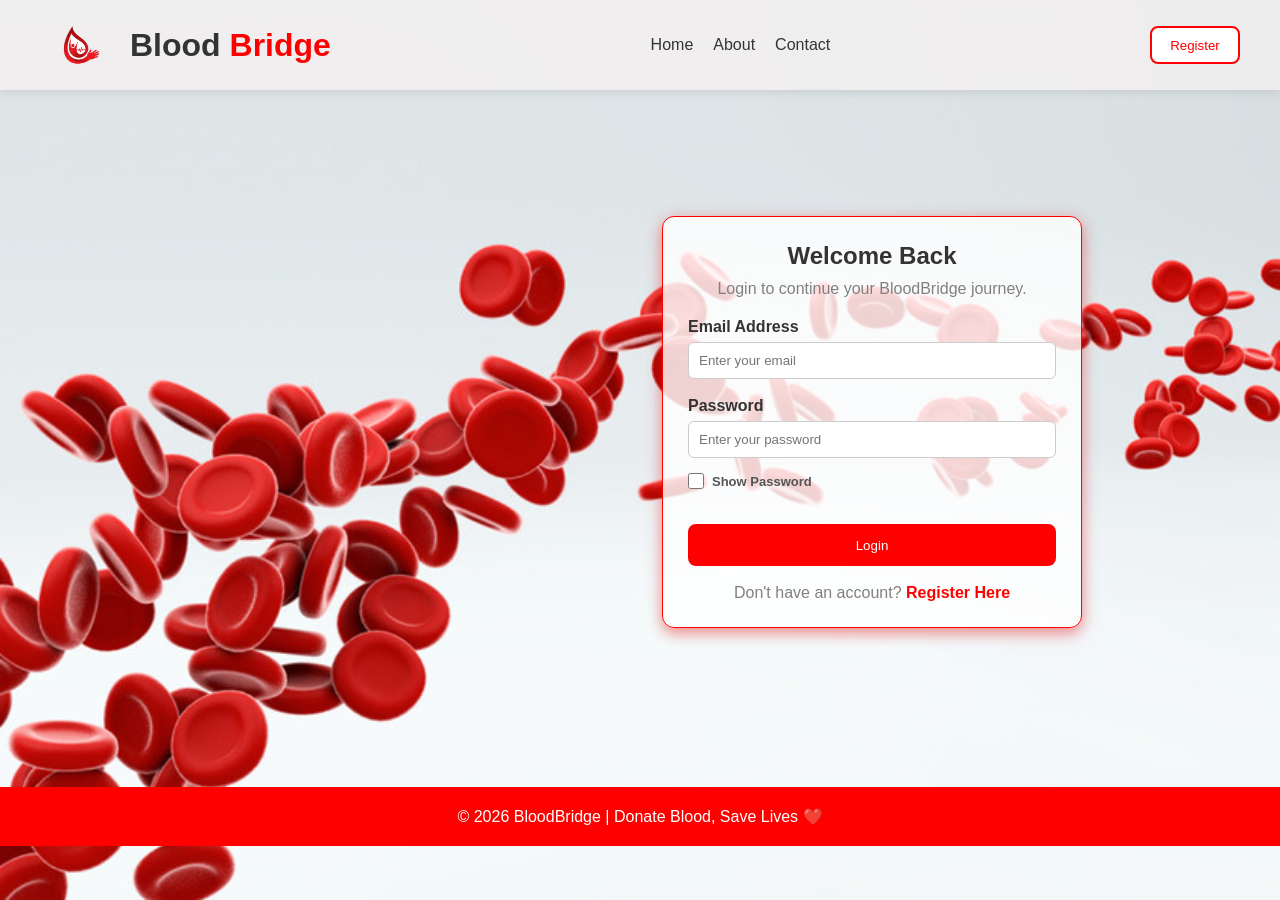
<file: index.html>
<!DOCTYPE html>
<html lang="en">
<head>
    <meta charset="UTF-8">
    <meta name="viewport" content="width=device-width, initial-scale=1.0">
    <link rel="stylesheet" href="Home1.html">
    <title>Login</title>
<style>

*{
    margin:0;
    padding:0;
    box-sizing:border-box;
}

body{
    font-family:'Segoe UI', Tahoma, Geneva, Verdana, sans-serif;
    background:url("images/bloodlogin.jpg") no-repeat center center fixed;
    background-size:cover;
    color:#333;
}

/* ================= HEADER ================= */

header{
    width:100%;
    height:10vh;
    display:flex;
    justify-content:space-between;
    align-items:center;
    padding:0 40px;
    position:fixed;
    top:0;
    left:0;
    z-index:1000;
    background:rgba(244,240,240,0.8);
    backdrop-filter:blur(8px);
    -webkit-backdrop-filter:blur(8px);
     font-family:'Segoe UI', Tahoma, Geneva, Verdana, sans-serif;
    box-shadow:0 2px 10px rgba(0,0,0,.1);
}

.logo{
    display:flex;
    align-items:center;
    gap:10px;
}

.logo span{
    color:red;
}

nav{
    display:flex;
    gap:20px;
}

nav a{
    text-decoration:none;
    color:#333;
    font-size:16px;
    font-weight:500;
    transition:.3s;
}

nav a:hover{
    color:red;
}

/* ================= BUTTON ================= */

.nav-btn button{

    width:90px;
    height:38px;

    border:2px solid red;
    border-radius:8px;

    background:white;
    color:red;

    cursor:pointer;
    transition:.3s;
}

.nav-btn button:hover{

    background:red;
    color:white;
    transform:translateY(-2px);

}

/* ================= LOGIN SECTION ================= */

.login-section{

    height:83vh;
    display:flex;
    margin-right: 10vw;
    justify-content:flex-end;
    align-items:center;
    padding:90px 70px 20px;
}

/* ================= FORM ================= */

.form-box{

    width:420px;
    padding:25px;
    margin-top: 3vh;
    border-radius:12px;

    background:rgba(255,255,255,.82);

    border:1px solid red;

    box-shadow:0 5px 15px rgba(228,15,15,.5);

    animation:fadeUp .8s ease;

    transition:.4s;

}

.form-box:hover{

    transform:translateY(-5px);

    box-shadow:0 10px 25px rgba(0,0,0,.2);

}

.form-box h2{

    text-align:center;
    margin-bottom:10px;

}

.subtitle{

    text-align:center;
    color:gray;
    margin-bottom:20px;

}

.input-group{

    margin-top:18px;

}

.form-box label{

    display:block;
    margin-bottom:6px;
    font-weight:bold;

}

.form-box input{

    width:100%;
    padding:10px;

    border:1px solid #ccc;
    border-radius:6px;

    outline:none;

    transition:.3s;

}

.form-box input:focus{

    border-color:red;

    box-shadow:0 0 10px rgba(255,0,0,.25);

}

.show-password-row {
    display: flex;
    align-items: center;
    gap: 8px;
    margin-top: -8px;
    margin-bottom: 12px;
}

.show-password-row input[type="checkbox"] {
    width: 16px;
    height: 16px;
    cursor: pointer;
    accent-color: #d32f2f; 
}

.show-password-row label {
    margin: 0;
    font-size: 13px;
    color: #555;
    cursor: pointer;
    user-select: none;
}
.error-text{

    color:red;
    font-size:13px;
    display:block;
    margin-top:5px;

}

#loginMessage{

    margin-top:15px;
    text-align:center;
    font-weight:bold;

}

/* ================= LOGIN BUTTON ================= */

.submit-btn{

    width:100%;
    height:42px;

    margin-top:20px;

    border:none;
    border-radius:8px;

    background:red;
    color:white;

    cursor:pointer;

    transition:.3s;

}

.submit-btn:hover{

    background:#b3122a;

    transform:scale(1.03);

}

/* ================= NOTE ================= */

.note{

    text-align:center;

    margin-top:18px;

    color:gray;

}

.note a{

    color:red;
    font-weight:bold;
    text-decoration:none;

}

.note a:hover{

    text-decoration:underline;

}

/* ================= FOOTER ================= */

footer{

  text-align: center;
  padding: 20px;
  background:red;
  color: white;
  margin-top: 40px;

}

/* ================= ANIMATION ================= */

@keyframes fadeUp{

    from{

        opacity:0;

        transform:translateY(40px);

    }

    to{

        opacity:1;

        transform:translateY(0);

    }

}

/* ================= RESPONSIVE ================= */

@media(max-width:992px){

header{

    padding:15px 20px;
    flex-wrap:wrap;
    height:auto;

}

nav{

    gap:12px;
    flex-wrap:wrap;

}

.login-section{

    justify-content:center;

    padding:140px 20px 60px;

}

.form-box{

    width:100%;

    max-width:420px;

}

}

@media(max-width:600px){

header{

    flex-direction:column;

    text-align:center;

    gap:10px;

}

nav{

    justify-content:center;

}

.form-box{

    padding:25px;

}

}

</style>
    
</head>
<body>

    <!-- Header -->
    <header>
        <div class="logo">
            <img src="images/blood.png" alt="BloodBridge Logo" width="80">
            <h1>Blood <span>Bridge</span></h1>
        </div>

        <nav>
            <a href="Home1.html">Home</a>
            <a href="About1.html">About</a>
            <a href="contact1.html">Contact</a>
        </nav>

        <div class="nav-btn">
            <a href="Donar.html">
                <button id="registerBtn">Register</button>
            </a>
        </div>
    </header>

    <!-- Login Section -->
    <section class="login-section">

        <div class="form-box">

            <h2>Welcome Back</h2>
            <p class="subtitle">Login to continue your BloodBridge journey.</p>

            <form id="loginForm">

                <!-- Email -->
                <div class="input-group">
                    <label for="loginEmail">Email Address</label>
                    <input type="email"
                           id="loginEmail"
                           placeholder="Enter your email"
                           required>
                    <small id="emailError" class="error-text"></small>
                </div>

                <!-- Password -->
                <div class="input-group">
                    <label for="loginPass">Password</label>
                    <input type="password" id="loginPassword"placeholder="Enter your password" required>
                    <small id="passwordError" class="error-text"></small>
                </div>
                <br>
                <div class="show-password-row">
                     <input type="checkbox" id="loginShowPassword">
                     <label for="loginShowPassword">Show Password</label>
                </div>
                

                <!-- Success / Error Message -->
                <p id="loginMessage"></p>

                

                <!-- Login Button -->
                <button type="submit"
                        class="submit-btn"
                        id="loginBtn">
                    Login
                </button>

            </form>

            <p class="note">
                Don't have an account?
                <a href="Donor.html">Register Here</a>
            </p>

        </div>

    </section>

    <!-- Footer -->
    <footer>
        <p>© 2026 BloodBridge | Donate Blood, Save Lives ❤️</p>
    </footer>

    <script src="script1.js"></script>

</body>

</html>
</file>
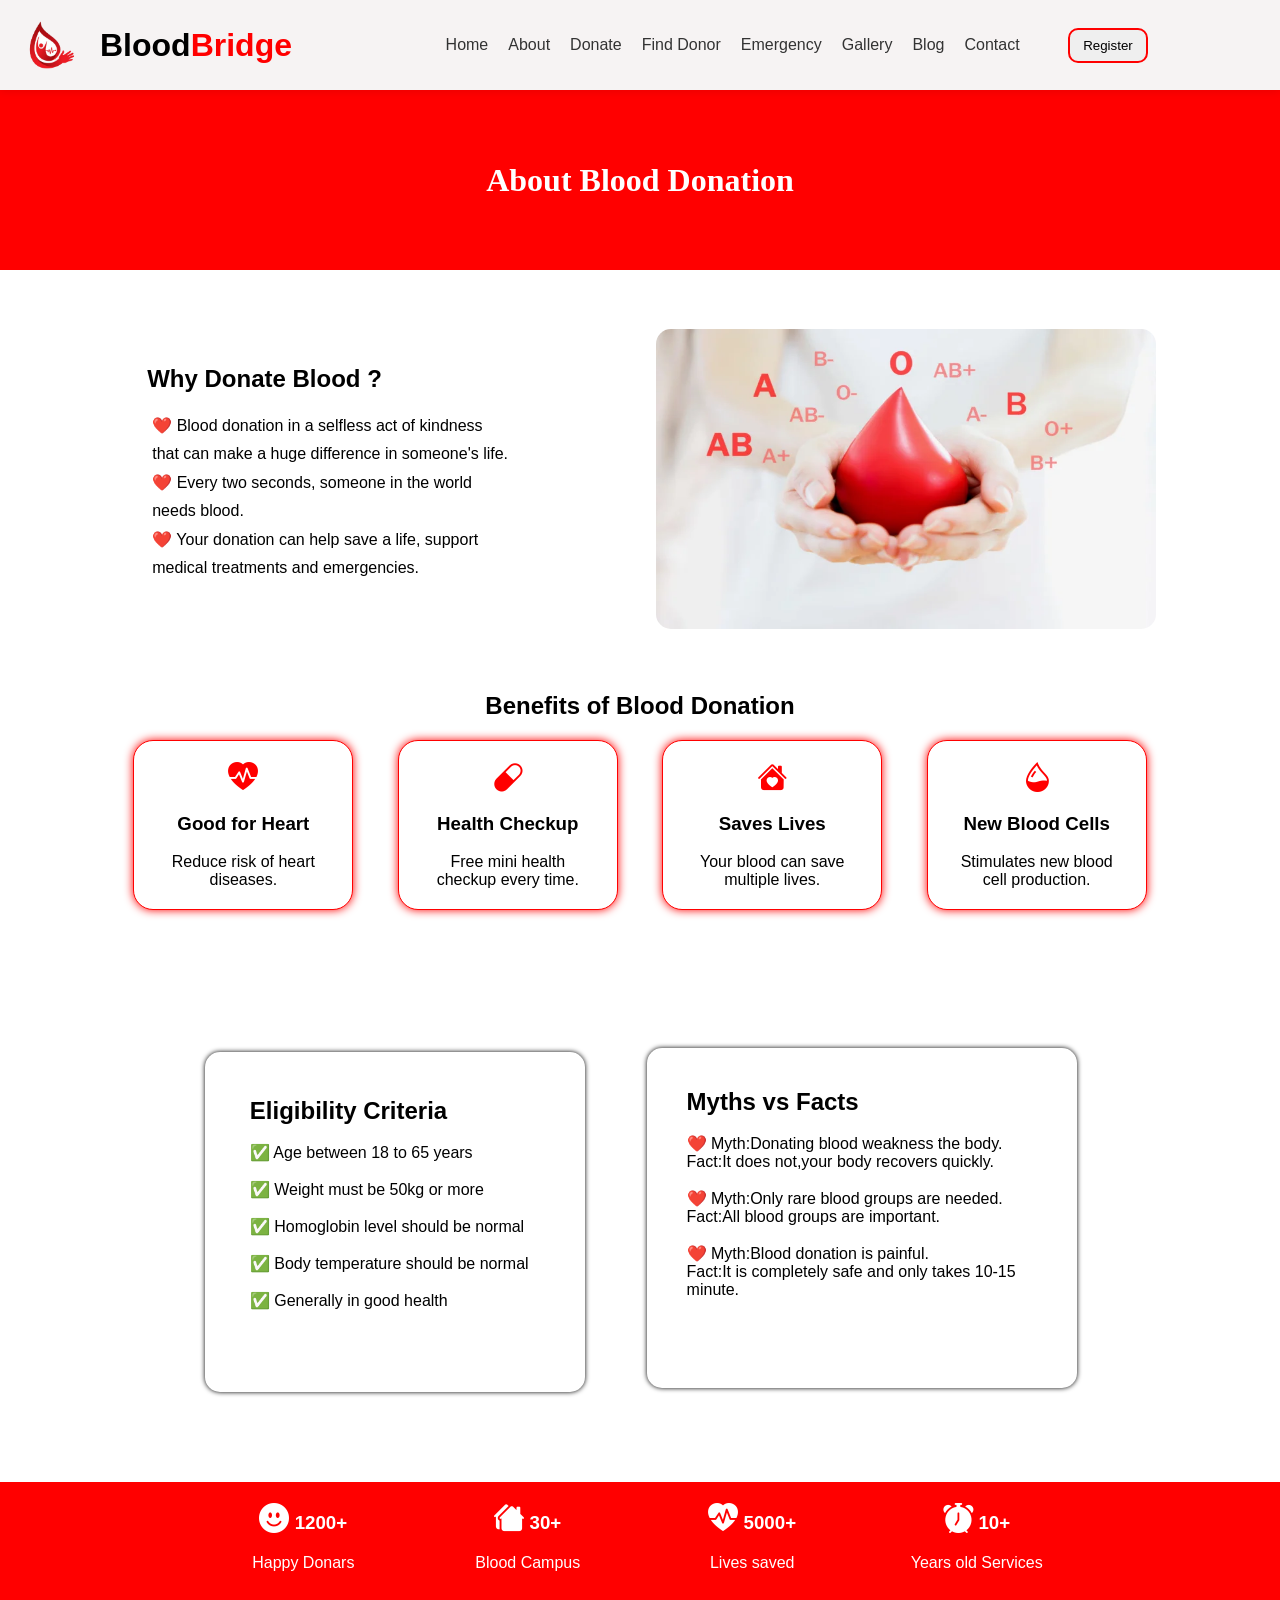
<file: About1.html>
<!DOCTYPE html>
<html lang="en">
<head>
    <meta charset="UTF-8">
    <meta name="viewport" content="width=device-width, initial-scale=1.0">
    <title>Document</title>
    <link rel="stylesheet" href="About1.css">
     <link rel="stylesheet"
        href="https://cdn.jsdelivr.net/npm/bootstrap-icons@1.13.1/font/bootstrap-icons.min.css">
</head>
<body>
    <div class="head" id="header">

    <img src="images/blood.png" alt="Logo" width="100" id="logo">

    <h1 id="websiteTitle">Blood<b>Bridge</b></h1>

    <nav id="navbar">
        <ul id="navMenu">
            <li><a href="Home1.html" id="homeLink">Home</a></li>
            <li><a href="About1.html" id="aboutLink">About</a></li>
            <li><a href="Donar.html" id="donateLink">Donate</a></li>
            <li><a href="FindDonar1.html" id="findDonorLink">Find Donor</a></li>
            <li><a href="Emergency1.html" id="emergencyLink">Emergency</a></li>
            <li><a href="Gallery1.html" id="galleryLink">Gallery</a></li>
            <li><a href="blog1.html" id="blogLink">Blog</a></li>
            <li><a href="contact1.html" id="contactLink">Contact</a></li>
        </ul>
    </nav>

    <div class="nav-btn" id="navButtons">
        <button id="registerBtn">Register</button>
    </div>

</div>

<div class="Donation" id="aboutBanner">
    <h1 id="aboutTitle">About Blood Donation</h1>
</div>

<div class="section1" id="aboutSection">

    <img src="images/bloodbank.png" alt="Blood Donation"
         width="650" height="450"
         id="aboutImage">

    <div class="section2" id="aboutContent">

        <h2 id="whyDonateHeading">Why Donate Blood ?</h2>
         <br>
        <p id="line1">❤️ Blood donation in a selfless act of kindness</p>
        <p id="line2">that can make a huge difference in someone's life.</p>

        <p id="line3">❤️ Every two seconds, someone in the world</p>
        <p id="line4">needs blood.</p>

        <p id="line5">❤️ Your donation can help save a life, support</p>
        <p id="line6">medical treatments and emergencies.</p>

    </div>

</div>

<div class="benefits" id="benefitsSection">

    <h2 id="benefitsTitle">Benefits of Blood Donation</h2>

    <div class="b1" id="benefitHeart">
        <i class="bi bi-heart-pulse-fill"></i>
        <br><br>
        <h3>Good for Heart</h3>
        <br>
        <p>Reduce risk of heart diseases.</p>
    </div>

    <div class="b2" id="benefitCheckup">
        <i class="bi bi-capsule"></i>
        <br><br>
        <h3>Health Checkup</h3>
        <br>
        <p>Free mini health checkup every time.</p>
    </div>

    <div class="b3" id="benefitLives">
        <i class="bi bi-house-heart-fill"></i>
        <br><br>
        <h3>Saves Lives</h3>
        <br>
        <p>Your blood can save multiple lives.</p>
    </div>

    <div class="b4" id="benefitCells">
        <i class="bi bi-droplet-half"></i>
        <br><br>
        <h3>New Blood Cells</h3>
        <br>
        <p>Stimulates new blood cell production.</p>
    </div>

</div>

<div class="steps1" id="eligibilitySection">

    <h2 id="eligibilityTitle">Eligibility Criteria</h2>

           <br>
                <p>✅ Age between 18 to 65 years </p>
                <br>
                <p>✅ Weight must be 50kg or more</p>
                <br>
                <p>✅ Homoglobin level should be normal</p>
                <br>
                <p>✅ Body temperature should be normal</p>
                <br>
                <p>✅ Generally in good health</p>

    <div class="steps2" id="mythsSection">

        <h2 id="mythsTitle">Myths vs Facts</h2>

        <br>
                <p>❤️ Myth:Donating blood weakness the body. </p>
                <p>   Fact:It does not,your body recovers quickly. </p>
                <br>
                <p>❤️ Myth:Only rare blood groups are needed. </p>
                <p>   Fact:All blood groups are important.</p>
                <br>
                <p>❤️ Myth:Blood donation is painful.</p>
                <p> Fact:It is completely safe and only takes 10-15 minute.</p>

    </div>

</div>

<div class="footer" id="statisticsFooter">

    <div class="f1" id="happyDonorsCard">
        <h3><i class="bi bi-emoji-smile-fill"></i>  1200+</h3>
            <br>
            <p>Happy Donars</p>
    </div>

    <div class="f2" id="bloodCampCard">
        <h3><i class="bi bi-houses-fill"></i>  30+</h3>
             <br>
            <p>Blood Campus</p>
    </div>

    <div class="f3" id="livesSavedCard">
         <h3><i class="bi bi-heart-pulse-fill"></i>  5000+</h3>
            <br>
            <p>Lives saved</p>
    </div>

    <div class="f4" id="serviceYearsCard">
        <h3><i class="bi bi-alarm-fill"></i>  10+</h3>
            <br>
            <p>Years old Services</p>
    </div>

</div>
</body>
<script src="script1.js"></script>
</html>
</file>
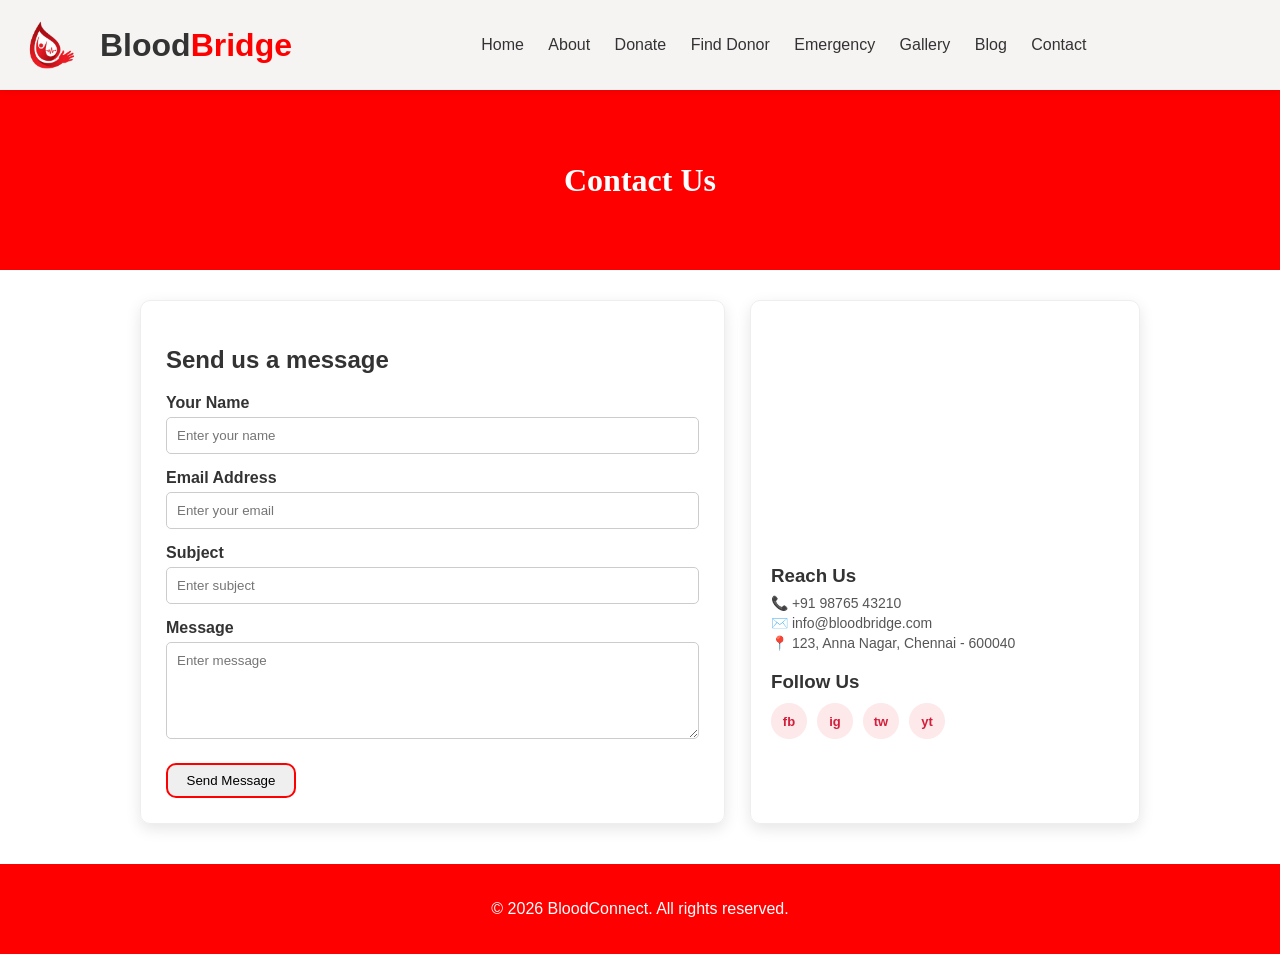
<file: contact1.html>
<!DOCTYPE html>
<html lang="en">
<head>
<meta charset="UTF-8">
<title>Contact</title>
<link rel="stylesheet" href="">
<style>
body {
  font-family:'Segoe UI', Tahoma, Geneva, Verdana, sans-serif;
  margin: 0;
  background: #fff;
  color: #333;
  overflow-x: hidden;
}

/* Header */
header {
 height: 10vh;
    display:flex;
    align-items:center;
     font-family:'Segoe UI', Tahoma, Geneva, Verdana, sans-serif;
    background: rgb(244, 240, 240,0.8);
    backdrop-filter: blur(8px);
    -webkit-backdrop-filter: blur(8px);
    position: fixed;
    top: 0;
    left: 0;
    width: 100%;
    z-index: 1000;
    box-shadow: 0 2px 8px rgba(0,0,0,0.08);
  
}

header b{
  color: red;
}
nav{
    padding-left: 14%;
}

nav a {
   margin: 0 10px;
  text-decoration: none;
  color: #333;
}

nav a:hover {
   color: red;
}

button{
    width:80px;
    height:35px;
    border:2px solid red;
    border-radius:10px;
    cursor:pointer;
    
}

button:hover{
    background:red;
    color:white;
}

/* Banner */
.banner {
  width: 100vw;
  height: 20vh;
  margin-top: 10vh;
  background: red;
  color: white;
 display: flex;
align-items: center;
justify-content: center;
font-family: Georgia, 'Times New Roman', Times, serif;
}

/* Contact page */
.contact-section {
  max-width: 1000px;
  margin: 30px auto 40px;
  padding: 0 20px;
  display: grid;
  grid-template-columns: 1.2fr 0.8fr;
  gap: 25px;
}

.contact-form-box {
  border: 1px solid #eee;
  border-radius: 10px;
  padding: 25px;
  box-shadow: 0 5px 15px rgba(0,0,0,0.1);
  transition: box-shadow 0.3s ease;
}

.contact-form-box:hover {
  box-shadow: 0 8px 22px rgba(0,0,0,0.15);
}

.contact-form-box label {
  display: block;
  margin-top: 15px;
  margin-bottom: 5px;
  font-weight: bold;
}

.contact-form-box input,
.contact-form-box textarea {
  width: 100%;
  padding: 10px;
  border: 1px solid #ccc;
  border-radius: 5px;
  box-sizing: border-box;
  font-family: Arial, sans-serif;
  transition: border-color 0.3s ease, box-shadow 0.3s ease;
}

.contact-form-box textarea {
  resize: vertical;
}

.contact-form-box input:focus,
.contact-form-box textarea:focus {
  border-color: #d21f3c;
  outline: none;
  box-shadow: 0 0 0 3px rgba(210, 31, 60, 0.15);
}

.contact-info-box {
  border: 1px solid #eee;
  border-radius: 10px;
  padding: 20px;
  box-shadow: 0 5px 15px rgba(0,0,0,0.1);
}

.map-box {
  border-radius: 8px;
  overflow: hidden;
  margin-bottom: 15px;
}

.contact-info-box h3 {
  margin-top: 20px;
  margin-bottom: 8px;
}

.contact-info-box p {
  margin: 4px 0;
  font-size: 14px;
  color: #555;
}

.social-icons {
  display: flex;
  gap: 10px;
  margin-top: 10px;
}

.social-icons a {
  width: 36px;
  height: 36px;
  border-radius: 50%;
  background: #fde8ea;
  color: #d21f3c;
  display: flex;
  align-items: center;
  justify-content: center;
  text-decoration: none;
  font-size: 13px;
  font-weight: bold;
  transition: background 0.3s ease, color 0.3s ease, transform 0.2s ease;
}


.social-icons a:hover {
  background: #d21f3c;
  color: white;
  transform: translateY(-3px);
}



.btn button{
    width: 130px;
}

/* Footer */
footer {
  text-align: center;
  padding: 20px;
  background:red;
  color: white;
  margin-top: 30px;
}

@keyframes fadeDown{
    from{
        opacity:0;
        transform:translateY(-40px);
    }
    to{
        opacity:1;
        transform:translateY(0);
    }
}

header{
    animation:slideDown 0.8s ease;
}

@keyframes slideDown{
    from{
        transform:translateY(-100%);
        opacity:0;
    }
    to{
        transform:translateY(0);
        opacity:1;
    }
}

.banner{
    animation:fadeDown 1s ease;
}

@keyframes fadeLeft{
    from{
        opacity:0;
        transform:translateX(-40px);
    }
    to{
        opacity:1;
        transform:translateX(0);
    }
}

.banner h1{
    animation:zoomIn 1s ease;
}

@keyframes zoomIn{
    from{
        transform:scale(0.5);
        opacity:0;
    }
    to{
        transform:scale(1);
        opacity:1;
    }
}

.contact-form-box{
    animation:fadeLeft 1s ease;
}

nav a{
    transition:0.3s;
}

nav a:hover{
    color:red;
    transform:translateY(-3px);
}


@media (max-width:768px){

header{
    flex-wrap:wrap;
    height:auto;
    justify-content:center;
    padding:15px;
}

header h1{
    font-size:24px;
}

nav{
    padding-left:0;
    margin-top:10px;
    display:flex;
    flex-wrap:wrap;
    justify-content:center;
    gap:10px;
}

.banner{
    margin-top:160px;
}

.contact-section{
    grid-template-columns:1fr;
}

.contact-form-box,
.contact-info-box{
    width:100%;
}

iframe{
    height:250px;
}

}

@media (max-width:480px){

header img{
    width:70px;
}

header h1{
    font-size:20px;
}

nav{
    flex-direction:column;
    align-items:center;
    gap:8px;
}

nav a{
    display:block;
}

.banner{
    height:120px;
    margin-top:260px;
}

.banner h1{
    font-size:28px;
}

.contact-section{
    padding:15px;
}

.contact-form-box,
.contact-info-box{
    padding:15px;
}

.contact-form-box input,
.contact-form-box textarea{
    font-size:14px;
}

button{
    width:100%;
}

.social-icons{
    justify-content:center;
}

iframe{
    height:200px;
}

footer{
    font-size:14px;
}

}

</style>
</head>
<body>

  <!-- Header -->
  <header>
    <img src="images/blood.png" alt="logo" width="100px">
    <h1> Blood<b>Bridge</b></h1>
    <nav>
  <a href="Home1.html">Home</a>
  <a href="About1.html">About</a>
  <a href="Donar.html">Donate</a>
  <a href="FindDonar1.html">Find Donor</a>
  <a href="Emergency1.html">Emergency</a>
  <a href="Gallery1.html">Gallery</a>
  <a href="blog1.html">Blog</a>
  <a href="contact1.html">Contact</a>
    </nav>
    <!-- <div class="nav-btn">
      <button>Login</button>
      <button>Register</button>
    </div> -->
  </header>

  <!-- Page Title -->
  <div class="banner">
    <h1>Contact Us</h1>
    
  </div>

  <!-- Contact Section -->
  <div class="contact-section">

    <!-- Left: Contact Form -->
    <div class="contact-form-box">
      <h2>Send us a message</h2>
     <form id="contactForm">

  <label>Your Name</label>
  <input type="text" id="name" placeholder="Enter your name">

  <label>Email Address</label>
  <input type="email" id="email" placeholder="Enter your email">

  <label>Subject</label>
  <input type="text" id="subject" placeholder="Enter subject">

  <label>Message</label>
  <textarea id="message" rows="5" placeholder="Enter message"></textarea>

  <div class="btn" style="margin-top:20px;">
    <button type="submit">Send Message</button>
  </div>

</form>
    </div>

    <!-- Right: Map + Info -->
    <div class="contact-info-box">
      <div class="map-box">
        <iframe src="https://maps.google.com/maps?q=Anna%20Nagar%2C%20Chennai&t=&z=13&ie=UTF8&iwloc=&output=embed"
          width="100%" height="220" style="border:0;" loading="lazy">
        </iframe>
      </div>

      <h3>Reach Us</h3>
      <p>📞 +91 98765 43210</p>
      <p>✉️ info@bloodbridge.com</p>
      <p>📍 123, Anna Nagar, Chennai - 600040</p>

      <h3>Follow Us</h3>
      <div class="social-icons">
        <a href="#">fb</a>
        <a href="#">ig</a>
        <a href="#">tw</a>
        <a href="#">yt</a>
      </div>
    </div>

  </div>

  <!-- Footer -->
  <footer>
    <p>© 2026 BloodConnect. All rights reserved.</p>
  </footer>

</body>
<script src="script1.js"></script>
</html>
</file>
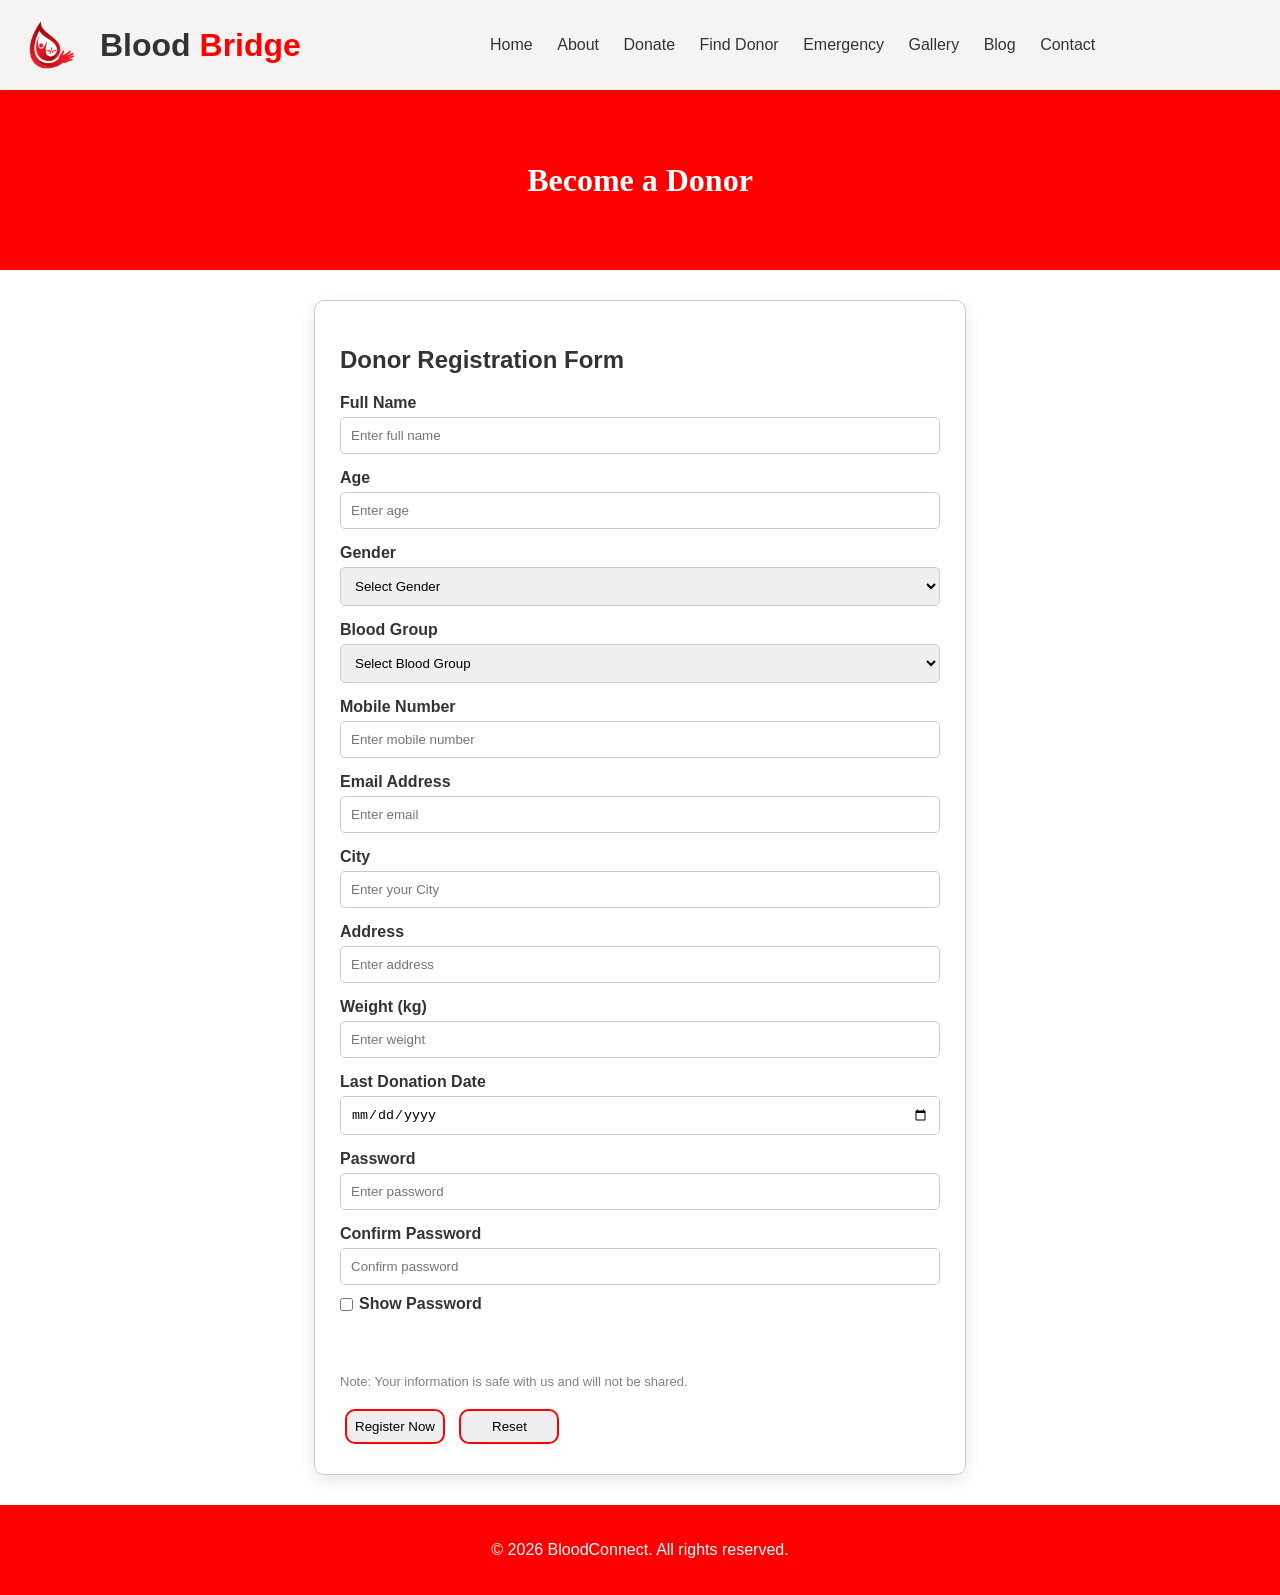
<file: Donar.html>
<!DOCTYPE html>
<html lang="en">
<head>
    <meta charset="UTF-8">
    <meta name="viewport" content="width=device-width, initial-scale=1.0">
    <title>Document</title>
    
    <style>
  body {
  font-family:'Segoe UI', Tahoma, Geneva, Verdana, sans-serif;
  margin: 0;
  background: #fff;
  color: #333;
  overflow-x: hidden;
}

/* Header */
header {
 height: 10vh;
    display:flex;
    align-items:center;
     font-family:'Segoe UI', Tahoma, Geneva, Verdana, sans-serif;
    background: rgb(244, 240, 240,0.8);
    backdrop-filter: blur(8px);
    -webkit-backdrop-filter: blur(8px);
    position: fixed;
    top: 0;
    left: 0;
    width: 100%;
    z-index: 1000;
    box-shadow: 0 2px 8px rgba(0,0,0,0.08);
  
}
header b{
  color: red;
}

nav{
    padding-left: 14%;
}

nav a {
  margin: 0 10px;
  text-decoration: none;
  color: #333;
}

nav a:hover {
  color: red;
}

/* Buttons */
 button{
    width:80px;
    height:35px;
    border:2px solid red;
    border-radius:10px;
    cursor:pointer;
    
}

.nav-btn{
    padding-left: 1% ;
    margin-left: 10px;
}

button:hover{
    background:red;
    color:white;
}


/* Banner */
.banner {
  width: 100vw;
  height: 20vh;
  margin-top: 10vh;
  background: red;
  color: white;
 display: flex;
align-items: center;
justify-content: center;
font-family: Georgia, 'Times New Roman', Times, serif;
 
}

/* Form */
.form-box {
  max-width: 600px;
  margin: 30px auto;
  padding: 25px;
  border: 1px solid #ccc;
  border-radius: 10px;
  box-shadow: 0 5px 15px rgba(0,0,0,0.1);
}

.form-box:hover {
  box-shadow: 0 8px 22px rgba(0,0,0,0.15);
}

.form-box label {
  display: block;
  margin-top: 15px;
  margin-bottom: 5px;
  font-weight: bold;
}

.form-box input,
.form-box select {
  width: 100%;
  padding: 10px;
  border: 1px solid #ccc;
  border-radius: 5px;
  box-sizing: border-box;
  transition: 0.3s
}

.form-box input:focus,
.form-box select:focus {
  border-color: red;
  outline: none;
  box-shadow: 0 0 0 3px rgba(210, 31, 60, 0.15);
}

.note {
  font-size: 13px;
  color: gray;
  margin: 15px 0;
}

.form-box button {
   width:100px;
    height:35px;
    margin: 5px;
    border:2px solid red;
    border-radius:10px;
    cursor:pointer;
}

/* Password show/hide row */
.password-wrap{
    position:relative;
}

.show-hide-row{
    display:flex;
    align-items:center;
    margin-top:6px;
    font-weight:normal;
}

.show-hide-row input[type="checkbox"]{
    width:auto;
    margin-right:6px;
}

.show-hide-row label{
    display:inline;
    margin:0;
    font-weight:normal;
    font-size:13px;
    color:#555;
}

.error-msg{
    color:red;
    font-size:13px;
    margin-top:5px;
    display:none;
}

.form-box input.input-error{
    border-color:red;
}

.show-password-check {
  display: flex;
  align-items: center;
  gap: 6px;
  margin: 10px 0;
  cursor: pointer;
  accent-color: #d32f2f;
}

.show-password-check input[type="checkbox"] {
  width: auto;
  margin: 0;
}

.show-password-check label {
  margin: 0;
  cursor: pointer;
}

.error-msg {
  display: none;
  color: red;
  font-size: 13px;
}




/* Footer */
footer {
  text-align: center;
  padding: 20px;
  background:red;
  color: white;
  margin-top: 30px;
}

body{
    animation: fadeIn 1s ease;
}

@keyframes fadeIn{
    from{
        opacity:0;
    }
    to{
        opacity:1;
    }
}

header{
    animation: slideDown 0.8s ease;
}

@keyframes slideDown{
    from{
        transform:translateY(-100%);
    }
    to{
        transform:translateY(0);
    }
}

.form-box{
    animation: formUp 1s ease;
    transition:0.4s;
}

@keyframes formUp{
    from{
        opacity:0;
        transform:translateY(60px);
    }
    to{
        opacity:1;
        transform:translateY(0);
    }
}

.form-box:hover{
    transform:translateY(-8px);
}

.banner h1{
    animation:zoomIn 1s ease;
}

@keyframes zoomIn{
    from{
        transform:scale(0.5);
        opacity:0;
    }
    to{
        transform:scale(1);
        opacity:1;
    }
}


@media(max-width:768px){

    header{
        flex-direction:column;
        height:auto;
        padding:15px;
    }

    nav{
        padding-left:0;
        display:flex;
        flex-wrap:wrap;
        justify-content:center;
        margin-top:10px;
    }

    nav a{
        margin:8px;
    }

    .banner{
        height:15vh;
        margin-top:22vh;
    }

    .banner h1{
        font-size:28px;
    }

    .form-box{
        width:90%;
        margin:20px auto;
        padding:20px;
    }

    .form-box button{
        width:100%;
        margin-top:10px;
    }
}
</style>
</head>
<body>
    

  <!-- Header -->
  <header id="header">

    <img src="images/blood.png" alt="logo" width="100px" id="logo">

    <h1 id="websiteTitle">Blood <b>Bridge</b></h1>

    <nav id="navbar">
      <a href="Home1.html" id="homeLink">Home</a>
      <a href="About1.html" id="aboutLink">About</a>
      <a href="Donar.html" id="donorLink">Donate</a>
      <a href="FindDonar1.html" id="findDonorLink">Find Donor</a>
      <a href="Emergency1.html" id="emergencyLink">Emergency</a>
      <a href="Gallery1.html" id="galleryLink">Gallery</a>
      <a href="blog1.html" id="blogLink">Blog</a>
      <a href="contact1.html" id="contactLink">Contact</a>
    </nav>

  </header>

  <!-- Banner -->
  <div class="banner" id="banner">
    <h1 id="bannerTitle">Become a Donor</h1>
  </div>

  <!-- Form -->
  <div class="form-box" id="formContainer">

    <h2 id="formHeading">Donor Registration Form</h2>

    <form id="donorForm" novalidate>

      <label for="fullName">Full Name</label>
      <input type="text" id="fullName" placeholder="Enter full name" required>

      <label for="age">Age</label>
      <input type="number" id="age" placeholder="Enter age" required>

      <label for="gender">Gender</label>
      <select id="gender" required>
        <option value="">Select Gender</option>
        <option>Male</option>
        <option>Female</option>
      </select>

      <label for="bloodGroup">Blood Group</label>
      <select id="bloodGroup" required>
        <option value="">Select Blood Group</option>
        <option>A+</option>
        <option>A-</option>
        <option>B+</option>
        <option>B-</option>
        <option>O+</option>
        <option>O-</option>
      </select>

      <label for="mobile">Mobile Number</label>
      <input type="text" id="mobile" placeholder="Enter mobile number" required>

      <label for="email">Email Address</label>
      <input type="email" id="email" placeholder="Enter email" required>

      <label for="city">City</label>
      <input type="text" id="city" placeholder="Enter your City" required>

      <label for="address">Address</label>
      <input type="text" id="address" placeholder="Enter address" required>

      <label for="weight">Weight (kg)</label>
      <input type="number" id="weight" placeholder="Enter weight" required>

      <label for="donationDate">Last Donation Date</label>
      <input type="date" id="donationDate">

      
     <!-- Password fields -->
     <label for="password">Password</label>
      <div class="password-wrap">
        <input type="password" id="password" placeholder="Enter password" required>
      </div>

      <label for="confirmPassword">Confirm Password</label>
      <div class="password-wrap">
        <input type="password" id="confirmPassword" placeholder="Confirm password" required>
      </div>

      <div class="show-password-check">
        <input type="checkbox" id="showPassword">
        <label for="showPassword">Show Password</label>
      </div>

      <span class="error-msg" id="passwordError">Password and Confirm Password do not match!</span>

     <br><br>
      <p class="note" id="note">
        Note: Your information is safe with us and will not be shared.
      </p>

      <button type="submit" id="registerBtn">Register Now</button>

      <button type="reset" id="resetBtn">Reset</button>

    </form>

  </div>

  <!-- Footer -->
  <footer id="footer">
    <p id="footerText">© 2026 BloodConnect. All rights reserved.</p>
  </footer>


</body>
<script src="script1.js"></script>
</html>
</file>
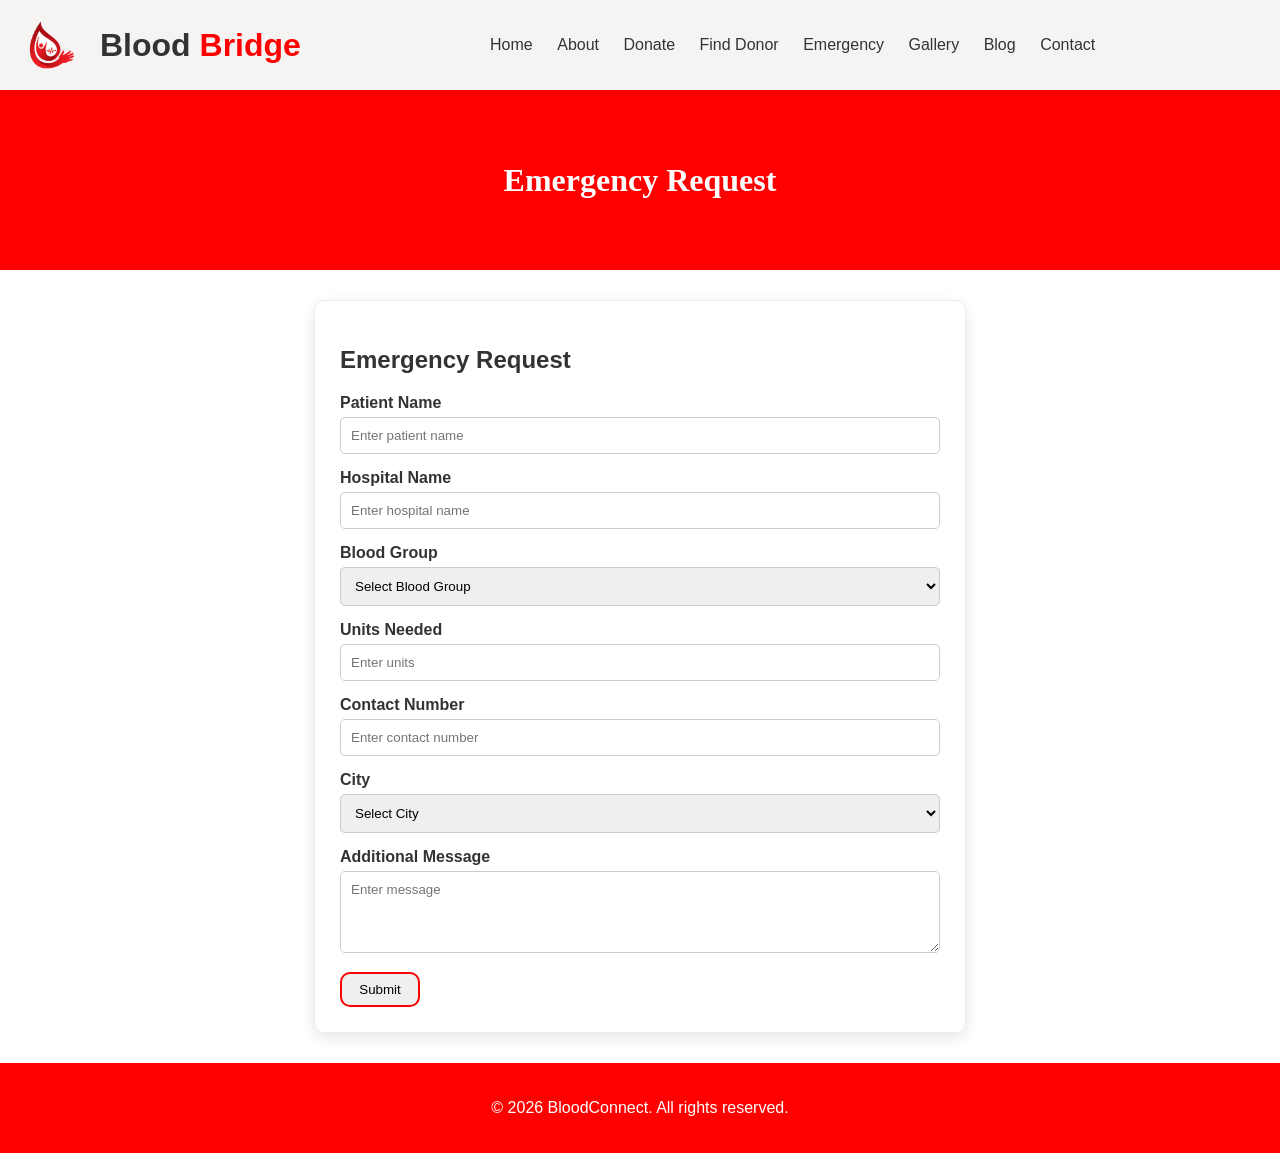
<file: Emergency1.html>
<!DOCTYPE html>
<html lang="en">
<head>
<meta charset="UTF-8">
<title>Emergency Request - BloodConnect</title>

<style>
    body {
  font-family:'Segoe UI', Tahoma, Geneva, Verdana, sans-serif;
  margin: 0;
  background: #fff;
  color: #333;
}

/* Header */
header {
  height: 10vh;
  display:flex;
  align-items:center;
     font-family:'Segoe UI', Tahoma, Geneva, Verdana, sans-serif;
    background: rgb(244, 240, 240,0.8);
    backdrop-filter: blur(8px);
    -webkit-backdrop-filter: blur(8px);
    position: fixed;
    top: 0;
    left: 0;
    width: 100%;
    z-index: 1000;
    box-shadow: 0 2px 8px rgba(0,0,0,0.08);
  
}

header b{
  color: red;
}

nav{
    padding-left: 14%;
}


nav a {
  margin: 0 10px;
  text-decoration: none;
  color: #333;
}

nav a:hover {
 color: red;
}

/* Buttons */
 button{
    width:80px;
    height:35px;
    border:2px solid red;
    border-radius:10px;
    cursor:pointer;
    
}

.nav-btn{
    padding-left: 1% ;
    margin-left: 10px;
}

button:hover{
    background:red;
    color:white;
}

/* Banner */
.banner {
  width: 100vw;
  height: 20vh;
  margin-top: 10vh;
  background: red;
  color: white;
 display: flex;
align-items: center;
justify-content: center;
font-family: Georgia, 'Times New Roman', Times, serif;
}

/* Form (donate / emergency page) */
.form-box {
  max-width: 600px;
  margin: 30px auto;
  padding: 25px;
  border: 1px solid #eee;
  border-radius: 10px;
  box-shadow: 0 5px 15px rgba(0,0,0,0.1);
  transition: box-shadow 0.3s ease;
}

.form-box:hover {
  box-shadow: 0 8px 22px rgba(0,0,0,0.15);
}

.form-box label {
  display: block;
  margin-top: 15px;
  margin-bottom: 5px;
  font-weight: bold;
}

.form-box input,
.form-box select,
.form-box textarea {
  width: 100%;
  padding: 10px;
  border: 1px solid #ccc;
  border-radius: 5px;
  box-sizing: border-box;
  font-family: Arial, sans-serif;
  transition: border-color 0.3s ease, box-shadow 0.3s ease;
}

.form-box textarea {
  resize: vertical;
}

.form-box input:focus,
.form-box select:focus,
.form-box textarea:focus {
  border-color: #d21f3c;
  outline: none;
  box-shadow: 0 0 0 3px rgba(210, 31, 60, 0.15);
}


.form-box button {
  margin-top: 15px;
  margin-right: 10px;
}

footer {
  text-align: center;
  padding: 20px;
  background: red;
  color: white;
  margin-top: 30px;
}

@keyframes fadeDown{

    from{
        opacity:0;
        transform:translateY(-40px);
    }

    to{
        opacity:1;
        transform:translateY(0);
    }

}

header{
    animation:slideDown 0.8s ease;
}

@keyframes slideDown{
    from{
        transform:translateY(-100%);
        opacity:0;
    }
    to{
        transform:translateY(0);
        opacity:1;
    }
}

.banner h1{
    animation:zoomIn 1s ease;
}

@keyframes zoomIn{
    from{
        transform:scale(0.5);
        opacity:0;
    }
    to{
        transform:scale(1);
        opacity:1;
    }
}

.form-box{
    animation:fadeUp 1s ease;
}

@media screen and (min-width:768px) and (max-width:1024px){

header{
    padding:10px;
}

header img{
    width:80px;
}

header h1{
    font-size:28px;
}

nav{
    padding-left:5%;
}

nav a{
    margin:0 8px;
    font-size:16px;
}

.banner{
    height:22vh;
}

.banner h1{
    font-size:36px;
}

.form-box{
    width:80%;
}

button{
    width:100px;
}

}

@media screen and (max-width:767px){

header{
    flex-direction:column;
    height:auto;
    padding:10px;
}

header img{
    width:70px;
}

header h1{
    font-size:24px;
    margin:10px 0;
}

nav{
    padding-left:0;
    display:flex;
    flex-wrap:wrap;
    justify-content:center;
}

nav a{
    margin:8px;
    font-size:14px;
}

.banner{
    height:25vh;
    text-align:center;
}

.banner h1{
    font-size:28px;
}

.form-box{
    width:90%;
    padding:20px;
}

.form-box input,
.form-box select,
.form-box textarea{
    font-size:14px;
}

button{
    width:100%;
    margin-top:15px;
}

footer{
    font-size:14px;
}

}
</style>
</head>
<body>

  <!-- Header -->
  <header>
   <img src="images/blood.png" alt="logo" width="100px">
    <h1> Blood <b>Bridge</b></h1>
    <nav>
  <a href="Home1.html">Home</a>
  <a href="About1.html">About</a>
  <a href="Donar.html">Donate</a>
  <a href="FindDonar1.html">Find Donor</a>
  <a href="Emergency1.html">Emergency</a>
  <a href="Gallery1.html">Gallery</a>
  <a href="blog1.html">Blog</a>
  <a href="contact1.html">Contact</a>
    </nav>
    <!-- <div class="nav-btn">
      <button>Login</button>
      <button>Register</button>
    </div> -->

  </header>

  <!-- Page Title -->
  <div class="banner">
    <h1>Emergency Request</h1>
  
  </div>

  <!-- Emergency Form -->
  <div class="form-box">
    <h2>Emergency Request</h2>
  <form id="emergencyForm">

  <label>Patient Name</label>
  <input type="text" id="patientName" placeholder="Enter patient name">

  <label>Hospital Name</label>
  <input type="text" id="hospitalName" placeholder="Enter hospital name">

  <label>Blood Group</label>
  <select id="bloodGroup">
    <option value="">Select Blood Group</option>
    <option>A+</option>
    <option>A-</option>
    <option>B+</option>
    <option>B-</option>
    <option>AB+</option>
    <option>AB-</option>
    <option>O+</option>
    <option>O-</option>
  </select>

  <label>Units Needed</label>
  <input type="number" id="units" placeholder="Enter units">

  <label>Contact Number</label>
  <input type="text" id="contact" placeholder="Enter contact number">

  <label>City</label>
  <select id="city">
    <option value="">Select City</option>
    <option>Chennai</option>
    <option>Madurai</option>
    <option>Trichy</option>
  </select>

  <label>Additional Message</label>
  <textarea id="message" rows="4" placeholder="Enter message"></textarea>

  <button type="submit">Submit</button>

</form>
  </div>

  <!-- Footer -->
  <footer>
    <p>© 2026 BloodConnect. All rights reserved.</p>
  </footer>

</body>
<script src="script1.js"></script>
</html>
</file>
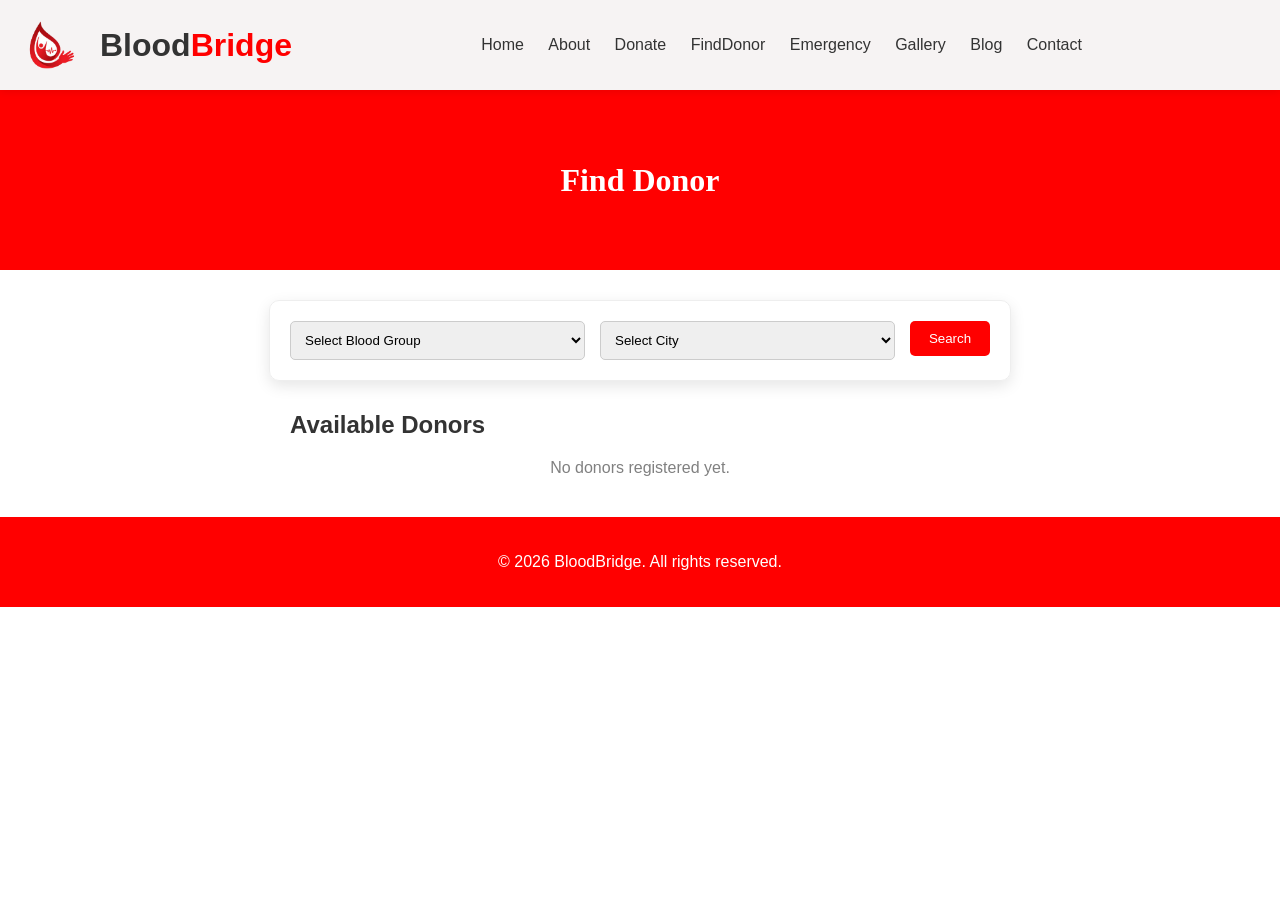
<file: FindDonar1.html>
<!DOCTYPE html>
<html lang="en">
<head>
    <meta charset="UTF-8">
    <meta name="viewport" content="width=device-width, initial-scale=1.0">
    <title>Document</title>
</head>
<style>
    body {
  font-family:'Segoe UI', Tahoma, Geneva, Verdana, sans-serif;
  margin: 0;
  overflow-x: hidden;
  background: #fff;
  color: #333;
}

html{
    scroll-behavior:smooth;
}

/* Header */
header {
  height: 10vh;
    display:flex;
    align-items:center;
     font-family:'Segoe UI', Tahoma, Geneva, Verdana, sans-serif;
    background: rgb(244, 240, 240,0.8);
    backdrop-filter: blur(8px);
    -webkit-backdrop-filter: blur(8px);
    position: fixed;
    top: 0;
    left: 0;
    width: 100%;
    z-index: 1000;
    box-shadow: 0 2px 8px rgba(0,0,0,0.08);
  
}

header b{
  color: red;
}

nav{
    padding-left: 14%;
}

nav a {
  margin: 0 10px;
  text-decoration: none;
  color: #333;
}

nav a:hover {
  color: red;
}



button{
    width:80px;
    height:35px;
    border:2px solid red;
    border-radius:10px;
    cursor:pointer;
    
}

.nav-btn{
    padding-left: 1% ;
    margin-left: 10px;
}

button:hover{
    background:red;
    color:white;
}


/* Buttons */
.btn-red {
  background: red;
  color: white;
  border: none;
  padding: 10px 18px;
  border-radius: 5px;
  cursor: pointer;
  transition: background 0.3s ease, transform 0.2s ease, box-shadow 0.3s ease;
}

.btn-red:hover {
  background: #db1634;
  transform: translateY(-2px);
  box-shadow: 0 5px 12px rgba(210, 31, 60, 0.35);
}

.btn-red:active {
  transform: translateY(0);
}

.btn-outline {
  background: white;
  color: red;
  border: 1px solid red;
  padding: 10px 18px;
  border-radius: 5px;
  cursor: pointer;
  transition: background 0.3s ease, color 0.3s ease, transform 0.2s ease;
}

.btn-outline:hover {
  background: #db1634;
  color: white;
  transform: translateY(-2px);
}

.btn-outline:active {
  transform: translateY(0);
}

/* Banner */
.banner {
  width: 100vw;
  height: 20vh;
  margin-top: 10vh;
  background: red;
  color: white;
 display: flex;
align-items: center;
justify-content: center;
font-family: Georgia, 'Times New Roman', Times, serif;
 
}

/* Search box (find-donor page) */
.search-box {
  max-width: 700px;
  margin: 30px auto;
  padding: 20px;
  border: 1px solid #eee;
  border-radius: 10px;
  box-shadow: 0 5px 15px rgba(0,0,0,0.1);
  display: flex;
  gap: 15px;
  flex-wrap: wrap;
  transition: box-shadow 0.3s ease;
}

.search-box:hover {
  box-shadow: 0 8px 22px rgba(0,0,0,0.15);
}

.search-box select {
  flex: 1;
  padding: 10px;
  border: 1px solid #ccc;
  border-radius: 5px;
  transition: border-color 0.3s ease, box-shadow 0.3s ease;
}

.search-box select:focus {
  border-color: #d21f3c;
  outline: none;
  box-shadow: 0 0 0 3px rgba(210, 31, 60, 0.15);
}

/* Donor list */
.donor-section {
  max-width: 700px;
  margin: 0 auto 40px;
  padding: 0 20px;
}

.donor-card {
  display: flex;
  justify-content: space-between;
  align-items: center;
  border: 1px solid #eee;
  border-radius: 10px;
  padding: 15px 20px;
  margin-bottom: 15px;
  box-shadow: 0 3px 10px rgba(0,0,0,0.08);
  flex-wrap: wrap;
  transition: transform 0.25s ease, box-shadow 0.25s ease;
}

.donor-card:hover {
  transform: translateY(-4px);
  box-shadow: 0 8px 20px rgba(0,0,0,0.15);
}

.donor-info h3 {
  margin: 0 0 5px 0;
}

.donor-info p {
  margin: 2px 0;
  color: #555;
  font-size: 14px;
}

.available {
  background: #e7f8ee;
  color: #1c9e5a;
  font-size: 12px;
  font-weight: bold;
  padding: 3px 10px;
  border-radius: 20px;
  transition: transform 0.2s ease;
}

.donor-card:hover .available {
  transform: scale(1.05);
}

.donor-buttons button {
  margin-left: 10px;
}
.btn button{
    width: 150px;
}

#errorMessage {
  text-align: center;
  color: red;
  font-weight: bold;
  margin: 15px 0;
}

/* Footer */
footer {
  text-align: center;
  padding: 20px;
  background:red;
  color: white;
  margin-top: 30px;
}

header{
    animation:slideDown 0.8s ease;
}

@keyframes slideDown{
    from{
        transform:translateY(-100%);
        opacity:0;
    }
    to{
        transform:translateY(0);
        opacity:1;
    }
}


.banner h1{
    animation:zoomIn 1s ease;
}

@keyframes zoomIn{
    from{
        transform:scale(0.5);
        opacity:0;
    }
    to{
        transform:scale(1);
        opacity:1;
    }
}

.search-box{
    animation:fadeUp 1s ease;
}

@keyframes fadeUp{
    from{
        opacity:0;
        transform:translateY(40px);
    }
    to{
        opacity:1;
        transform:translateY(0);
    }
}

.donor-card{
    animation:cardShow 1s ease;
}

@keyframes cardShow{
    from{
        opacity:0;
        transform:translateY(30px);
    }
    to{
        opacity:1;
        transform:translateY(0);
    }
}


@media(max-width:992px){

    header{
        flex-wrap:wrap;
        height:auto;
        padding:10px;
    }

    nav{
        width:100%;
        padding-left:0;
        text-align:center;
        margin-top:10px;
    }

    nav a{
        display:inline-block;
        margin:8px;
    }

    .search-box{
        width:90%;
    }

    .donor-section{
        width:90%;
    }

}

/* Mobile */
@media(max-width:768px){

    header{
        flex-direction:column;
        justify-content:center;
    }

    .banner{
        margin-top:150px;
    }

    .search-box{
        flex-direction:column;
        width:90%;
    }

    .search-box select,
    .search-box button{
        width:100%;
    }

    .donor-card{
        flex-direction:column;
        text-align:center;
    }

    .donor-buttons{
        margin-top:15px;
    }

    .donor-buttons button{
        width:120px;
        margin:5px;
    }

    footer{
        font-size:14px;
    }

}

/* Small Mobile */
@media(max-width:480px){

    .banner h1{
        font-size:28px;
    }

    nav a{
        display:block;
        margin:10px 0;
    }

    .donor-info h3{
        font-size:18px;
    }

    .donor-info p{
        font-size:13px;
    }

}

</style>

<body>
    

  <!-- Header -->
  <header>
    <img src="images/blood.png" alt="logo" width="100px">
    <h1>Blood<b>Bridge</b></h1>

    <nav>
      <a href="Home1.html">Home</a>
      <a href="About1.html">About</a>
      <a href="Donar.html">Donate</a>
      <a href="FindDonar1.html">FindDonor</a>
      <a href="Emergency1.html">Emergency</a>
      <a href="Gallery1.html">Gallery</a>
      <a href="blog1.html">Blog</a>
      <a href="contact1.html">Contact</a>
    </nav>
  </header>

  <!-- Page Title -->
  <div class="banner">
    <h1>Find Donor</h1>
  </div>

  <!-- Search Box -->
  <div class="search-box">

    <select id="bloodGroup">
      <option value="">Select Blood Group</option>
      <option>A+</option>
      <option>A-</option>
      <option>B+</option>
      <option>B-</option>
      <option>AB+</option>
      <option>AB-</option>
      <option>O+</option>
      <option>O-</option>
    </select>

    <select id="city">
      <option value="">Select City</option>
    </select>

    <button class="btn-red" id="searchBtn">Search</button>

  </div>

  <!-- Error Message -->
  <p id="errorMessage"></p>

  <!-- Donor List (built dynamically from localStorage "donors") -->
  <div class="donor-section" id="donorSection">

    <h2>Available Donors</h2>

    <div id="donorCardsWrap"></div>

    <p id="noDonorsMsg" style="text-align:center; color:gray; display:none;">
      No donors registered yet.
    </p>

  </div>

  <!-- Footer -->
  <footer>
    <p>© 2026 BloodBridge. All rights reserved.</p>
  </footer>

</body>

<script>
/* =========================================================
   FIND DONOR PAGE
   Reads the SAME "donors" key from localStorage that:
     - script1.js WRITES to when someone registers (Donar.html)
     - Admin.js DELETES from in the admin dashboard
   So new registrations appear here instantly, and donors
   deleted by admin disappear here instantly too — no extra
   sync logic required, just always read fresh from storage.
   ========================================================= */

function getDonors() {
    return JSON.parse(localStorage.getItem("donors")) || [];
}

function escapeHtml(text) {
    const div = document.createElement("div");
    div.textContent = text == null ? "" : text;
    return div.innerHTML;
}

const donorCardsWrap = document.getElementById("donorCardsWrap");
const noDonorsMsg = document.getElementById("noDonorsMsg");
const errorMessage = document.getElementById("errorMessage");
const cityFilter = document.getElementById("city");

// Build one donor card's HTML (only ever called for AVAILABLE donors)
function buildDonorCard(d) {
    return (
        "<div class='donor-card' data-blood='" + escapeHtml(d.bloodGroup) + "' data-city='" + escapeHtml(d.city) + "'>" +
            "<div class='donor-info'>" +
                "<h3>" + escapeHtml(d.fullName) + "</h3>" +
                "<p>Blood Group: " + escapeHtml(d.bloodGroup) + "</p>" +
                "<p>City: " + escapeHtml(d.city) + "</p>" +
                "<p>Mobile: " + escapeHtml(d.mobile) + "</p>" +
            "</div>" +
            "<span class='available'>Available</span>" +
        "</div>"
    );
}

// Fill the City dropdown dynamically based on registered donors
function populateCityFilter(donors) {
    const cities = Array.from(new Set(donors.map(d => d.city).filter(Boolean))).sort();
    cityFilter.innerHTML = "<option value=''>Select City</option>";
    cities.forEach(function (c) {
        const opt = document.createElement("option");
        opt.value = c;
        opt.textContent = c;
        cityFilter.appendChild(opt);
    });
}

// Render all donor cards fresh from localStorage
// ONLY donors the admin currently has as available:true show up here.
// Deleted donors -> gone from the array entirely -> never shown.
// Donors admin marked unavailable -> available:false -> filtered out below.
function renderDonors() {
    const allDonors = getDonors();
    const availableDonors = allDonors.filter(d => d.available !== false);

    populateCityFilter(availableDonors);

    if (availableDonors.length === 0) {
        donorCardsWrap.innerHTML = "";
        noDonorsMsg.style.display = "block";
        return;
    }

    noDonorsMsg.style.display = "none";
    donorCardsWrap.innerHTML = availableDonors.map(buildDonorCard).join("");
}

// Initial render on page load
renderDonors();

// Also refresh automatically if another tab (e.g. Admin dashboard)
// deletes a donor while this page is open
window.addEventListener("storage", function (e) {
    if (e.key === "donors") {
        renderDonors();
    }
});

/* ---------------- SEARCH / FILTER ---------------- */

const searchBtn = document.getElementById('searchBtn');

if (searchBtn) {
    searchBtn.addEventListener('click', function () {

        const selectedBlood = document.getElementById('bloodGroup').value;
        const selectedCity = document.getElementById('city').value;

        const allCards = document.querySelectorAll('.donor-card');
        let matchCount = 0;

        allCards.forEach(function (card) {

            const cardBlood = card.getAttribute('data-blood');
            const cardCity = card.getAttribute('data-city');

            const bloodMatch = (selectedBlood === '' || selectedBlood === cardBlood);
            const cityMatch = (selectedCity === '' || selectedCity === cardCity);

            if (bloodMatch && cityMatch) {
                card.style.display = 'flex';
                matchCount++;
            } else {
                card.style.display = 'none';
            }

        });

        if (matchCount === 0) {
            errorMessage.textContent = 'No donors available for this search';
        } else {
            errorMessage.textContent = '';
        }

    });
}
</script>
</html>
</file>
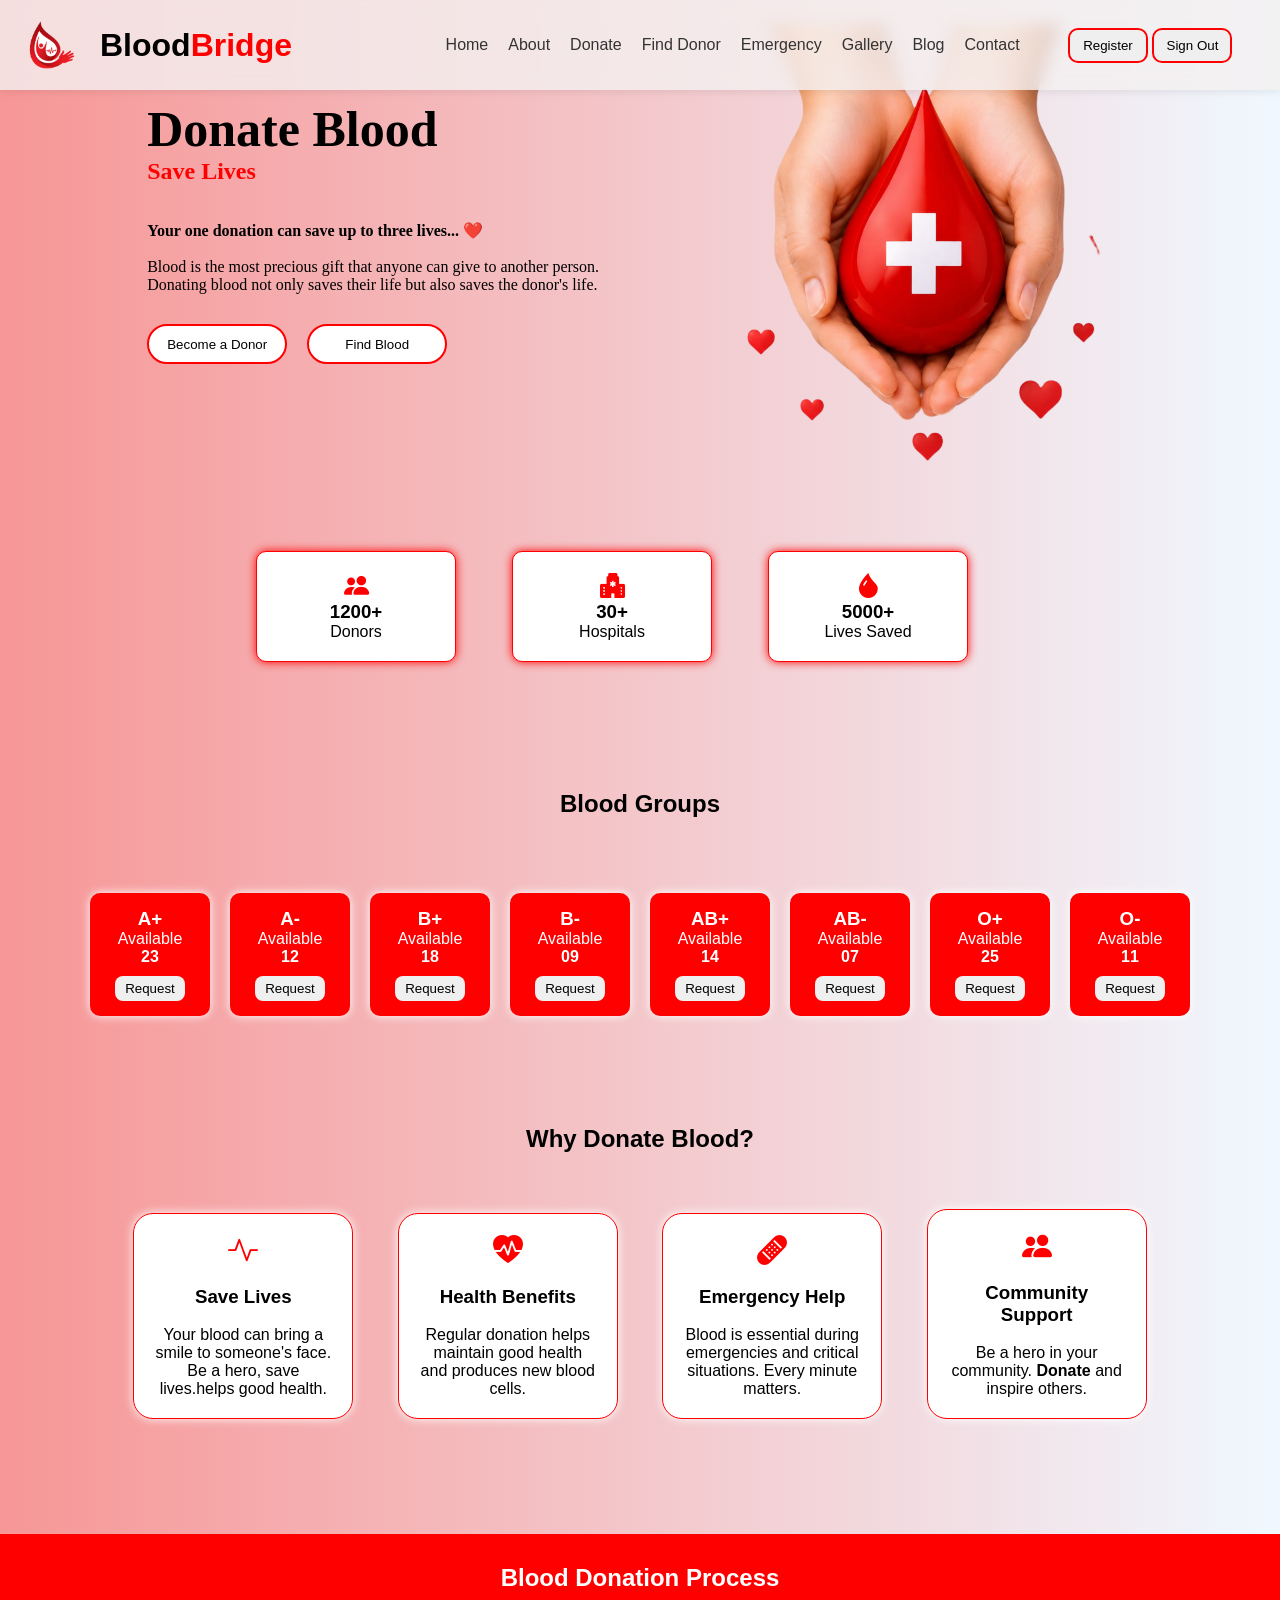
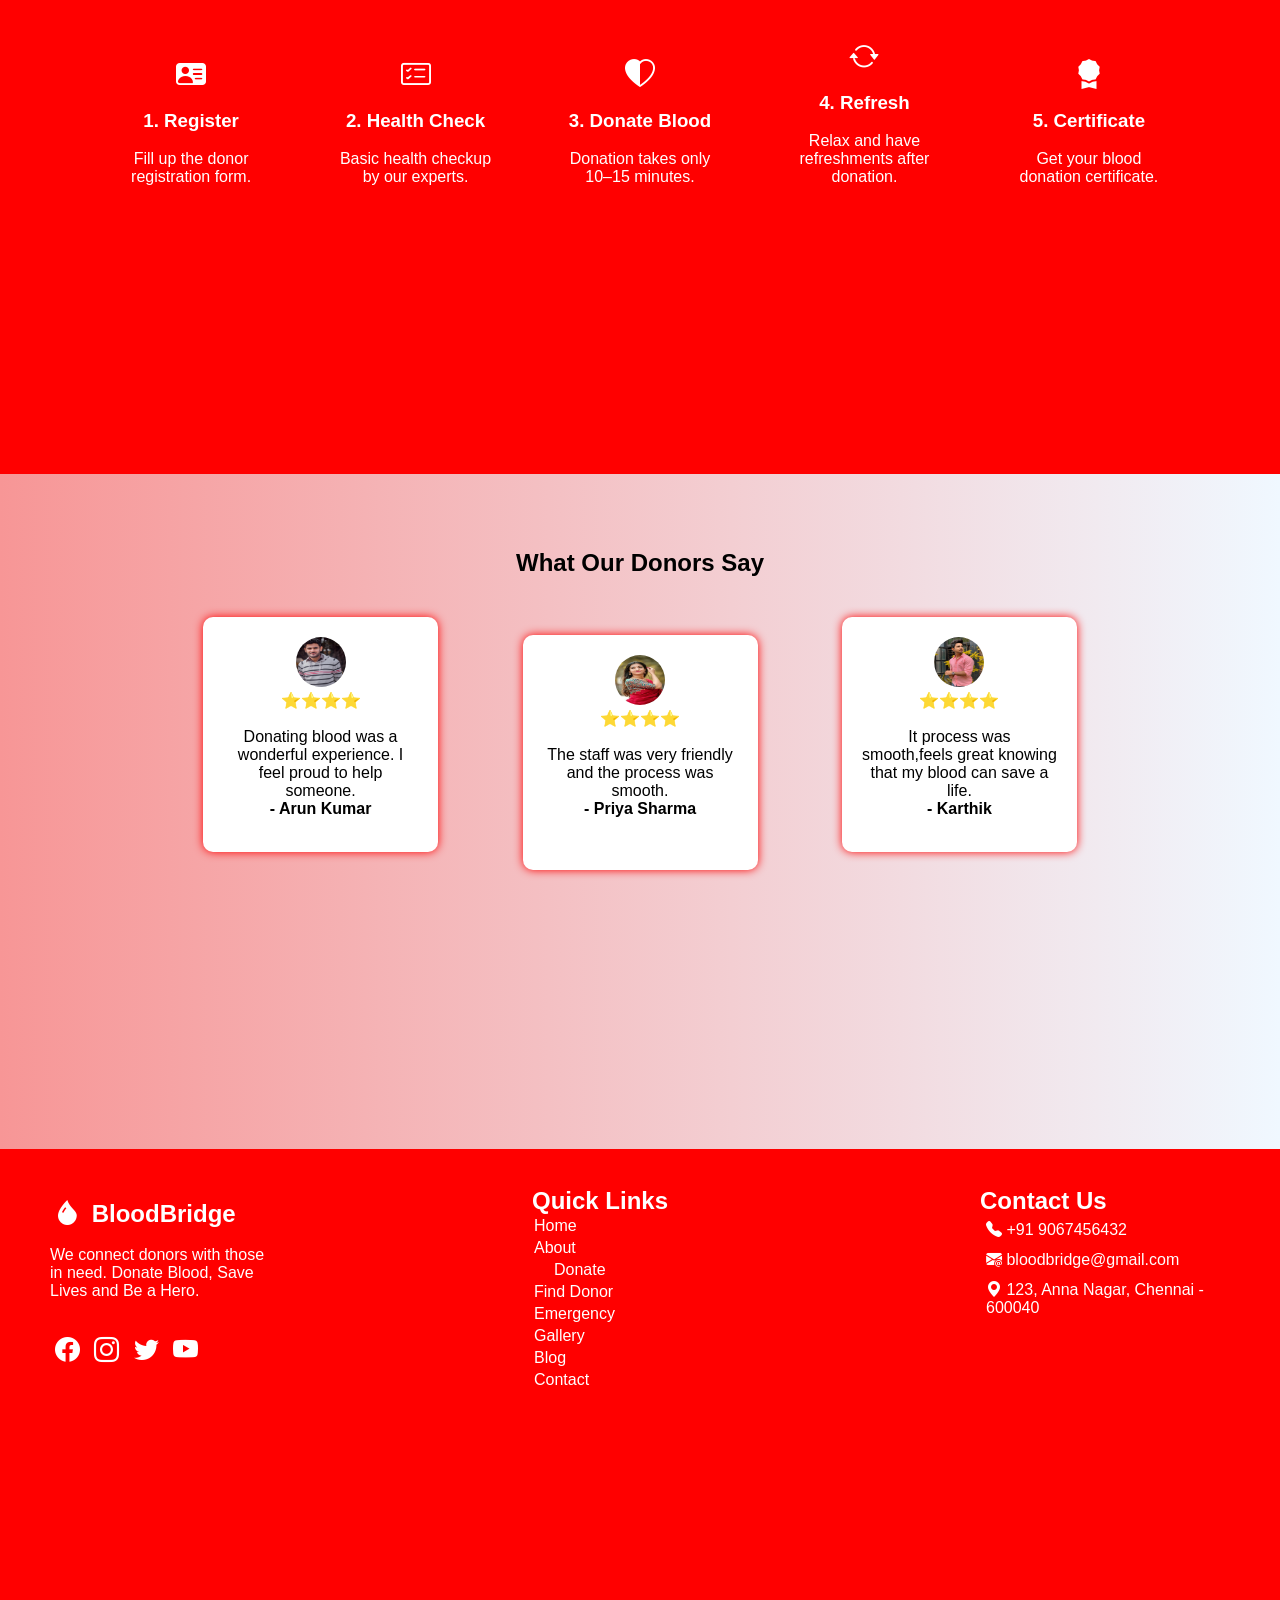
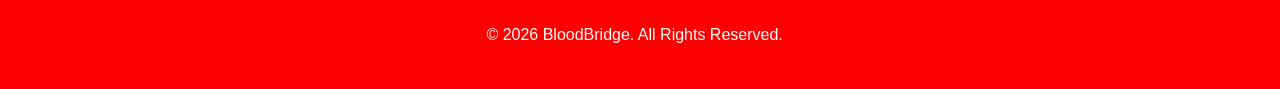
<file: Home1.html>
<!DOCTYPE html>
<html lang="en">
<head>
    <meta charset="UTF-8">
    <meta name="viewport" content="width=device-width, initial-scale=1.0">
    <title>Document</title>
     <link rel="icon" href="titlelogo.png">
    <link rel="stylesheet" href="Home1.css">

    <link rel="stylesheet"
        href="https://cdn.jsdelivr.net/npm/bootstrap-icons@1.13.1/font/bootstrap-icons.min.css">
       
</head>
<body>
    <div class="header" id="header">

    <div class="head" id="headerContainer">

        <img src="images/blood.png" alt="Logo" width="100px" id="logo">

        <h1 id="websiteTitle">Blood<b>Bridge</b></h1>

        <nav id="navbar">
            <ul id="navMenu">
                <li><a href="Home1.html" id="homeLink">Home</a></li>
                <li><a href="About1.html" id="aboutLink">About</a></li>
                <li><a href="Donar.html" id="donorLink">Donate</a></li>
                <li><a href="FindDonar.html" id="findDonorLink">Find Donor</a></li>
                <li><a href="Emergency1.html" id="emergencyLink">Emergency</a></li>
                <li><a href="Gallery1.html" id="galleryLink">Gallery</a></li>
                <li><a href="blog1.html" id="blogLink">Blog</a></li>
                <li><a href="contact1.html" id="contactLink">Contact</a></li>
            </ul>
        </nav>

        <div class="nav-btn" id="navButtons">

            <a href="Donar.html"> <button id="registerBtn">Register</button></a>
            <a href="index.html"><button id="logoutBtn" type="button">Sign Out</button></a>
        </div>

    </div>

    <div class="section1" id="heroSection">

        <img src="images/bloodcare.png"
             alt="Blood Donation"
             width="650"
             height="450"
             id="heroImage">

        <div class="section2" id="heroContent">

            <h1 id="mainHeading">Donate Blood</h1>

            <h2 id="subHeading">Save Lives</h2>

            <br><br>

            <h4 id="heroQuote">
                Your one donation can save up to three lives... ❤️
            </h4>

            <br>

            <p id="heroDescription">
                Blood is the most precious gift that anyone can give to another person.
                Donating blood not only saves their life but also saves the donor's life.
            </p>

            <div class="button-group" id="heroButtons">

                <a href="Donar.html"><button id="becomeDonorBtn">Become a Donor</button></a>
                <a href="FindDonar1.html"><button id="findBloodBtn">Find Blood</button></a>
                

                

            </div>

        </div>

    </div>

</div>

    <div class="statistics" id="statisticsSection">

    <div class="box1" id="donorBox">
        <i class="bi bi-people-fill"></i>
        <h3 id="donorCount">1200+</h3>
        <p>Donors</p>
    </div>

    <div class="box2" id="hospitalBox">
        <i class="bi bi-hospital-fill"></i>
        <h3 id="hospitalCount">30+</h3>
        <p>Hospitals</p>
    </div>

    <div class="box3" id="livesBox">
        <i class="bi bi-droplet-fill"></i>
        <h3 id="livesCount">5000+</h3>
        <p>Lives Saved</p>
    </div>

</div>


<div class="blood-groups" id="bloodGroups">

    <h2 id="bloodTitle">Blood Groups</h2>

    <div class="blood-box" id="bloodContainer">

        <div class="bg1" id="bloodAPlus">
            <h3>A+</h3>
            <p>Available</p>
            <h4 id="aPlusCount">23</h4>
            <button id="requestAPlus">Request</button>
        </div>

        <div class="bg2" id="bloodAMinus">
            <h3>A-</h3>
            <p>Available</p>
            <h4 id="aMinusCount">12</h4>
            <button id="requestAMinus">Request</button>
        </div>

        <div class="bg3" id="bloodBPlus">
            <h3>B+</h3>
            <p>Available</p>
            <h4 id="bPlusCount">18</h4>
            <button id="requestBPlus">Request</button>
        </div>

        <div class="bg4" id="bloodBMinus">
            <h3>B-</h3>
            <p>Available</p>
            <h4 id="bMinusCount">09</h4>
            <button id="requestBMinus">Request</button>
        </div>

        <div class="bg5" id="bloodABPlus">
            <h3>AB+</h3>
            <p>Available</p>
            <h4 id="abPlusCount">14</h4>
            <button id="requestABPlus">Request</button>
        </div>

        <div class="bg6" id="bloodABMinus">
            <h3>AB-</h3>
            <p>Available</p>
            <h4 id="abMinusCount">07</h4>
            <button id="requestABMinus">Request</button>
        </div>

        <div class="bg7" id="bloodOPlus">
            <h3>O+</h3>
            <p>Available</p>
            <h4 id="oPlusCount">25</h4>
            <button id="requestOPlus">Request</button>
        </div>

        <div class="bg8" id="bloodOMinus">
            <h3>O-</h3>
            <p>Available</p>
            <h4 id="oMinusCount">11</h4>
            <button id="requestOMinus">Request</button>
        </div>

    </div>

</div>

<div class="content" id="whyDonateSection">

    <h2 id="whyDonateTitle">Why Donate Blood?</h2>
    <br><br>

    <div class="c1" id="saveLivesCard">
        <i class="bi bi-activity"></i>
        <br><br>
        <h3 id="saveLivesHeading">Save Lives</h3>
        <br>
        <p id="saveLivesText">
            Your blood can bring a smile to someone's face. Be a hero, save lives.helps good health.
        </p>
    </div>

    <div class="c2" id="healthBenefitsCard">
        <i class="bi bi-heart-pulse-fill"></i>
        <br><br>
        <h3 id="healthBenefitsHeading">Health Benefits</h3>
        <br>
        <p id="healthBenefitsText">
            Regular donation helps maintain good health and produces new blood cells.
        </p>
    </div>

    <div class="c3" id="emergencyHelpCard">
        <i class="bi bi-bandaid-fill"></i>
        <br><br>
        <h3 id="emergencyHelpHeading">Emergency Help</h3>
        <br>
        <p id="emergencyHelpText">
            Blood is essential during emergencies and critical situations. Every minute matters.
        </p>
    </div>

    <div class="c4" id="communitySupportCard">
        <i class="bi bi-people-fill"></i>
        <br><br>
        <h3 id="communitySupportHeading">Community Support</h3>
        <br>
        <p id="communitySupportText">
            Be a hero in your community. <b>Donate</b> and inspire others.
        </p>
    </div>

</div>


<div class="process" id="donationProcessSection">

    <h2 id="processTitle">Blood Donation Process</h2>
    <br>

    <div class="p1" id="registerStep">
        <i class="bi bi-person-vcard-fill"></i>
        <br><br>
        <h3 id="registerHeading">1. Register</h3>
        <br>
        <p id="registerText">
            Fill up the donor registration form.
        </p>
    </div>

    <div class="p2" id="healthCheckStep">
        <i class="bi bi-card-checklist"></i>
        <br><br>
        <h3 id="healthCheckHeading">2. Health Check</h3>
        <br>
        <p id="healthCheckText">
            Basic health checkup by our experts.
        </p>
    </div>

    <div class="p3" id="donateStep">
        <i class="bi bi-heart-half"></i>
        <br><br>
        <h3 id="donateHeading">3. Donate Blood</h3>
        <br>
        <p id="donateText">
            Donation takes only 10–15 minutes.
        </p>
    </div>

    <div class="p4" id="refreshmentStep">
        <i class="bi bi-arrow-repeat"></i>
        <br><br>
        <h3 id="refreshmentHeading">4. Refresh</h3>
        <br>
        <p id="refreshmentText">
            Relax and have refreshments after donation.
        </p>
    </div>

    <div class="p5" id="certificateStep">
        <i class="bi bi-award-fill"></i>
        <br><br>
        <h3 id="certificateHeading">5. Certificate</h3>
        <br>
        <p id="certificateText">
            Get your blood donation certificate.
        </p>
    </div>

</div>

<div class="Donors" id="donorsSection">

    <h2 id="donorsTitle">What Our Donors Say</h2>

    <div class="d1" id="donorCard1">

        <img src="images/men1.png"
             alt="Arun Kumar"
             width="50"
             height="50"
             id="donorImage1">

        <p id="rating1">⭐⭐⭐⭐</p>

        <br>

        <p id="review1">
            Donating blood was a wonderful experience.
            I feel proud to help someone.
        </p>

        <h4 id="donorName1">- Arun Kumar</h4>

    </div>

    <div class="d2" id="donorCard2">

        <img src="images/women.png"
             alt="Priya Sharma"
             width="50"
             height="50"
             id="donorImage2">

        <p id="rating2">⭐⭐⭐⭐</p>

        <br>

        <p id="review2">
            The staff was very friendly and the process was smooth.
        </p>

        <h4 id="donorName2">- Priya Sharma</h4>

    </div>

    <div class="d3" id="donorCard3">

        <img src="images/men2.png"
             alt="Karthik"
             width="50"
             height="50"
             id="donorImage3">

        <p id="rating3">⭐⭐⭐⭐</p>

        <br>

        <p id="review3">
            It process was smooth,feels great knowing that my blood can save a life.
        </p>

        <h4 id="donorName3">- Karthik</h4>

    </div>

</div>


<div class="footer" id="footerSection">

    <div class="f1" id="footerAbout">

        <h2 id="footerLogo">
            <i class="bi bi-droplet-fill"></i> BloodBridge
        </h2>

        <br>

        <p id="footerDescription">
            We connect donors with those in need.
            Donate Blood, Save Lives and Be a Hero.
        </p>

        <br><br>

        <div id="socialIcons">
            <i class="bi bi-facebook" id="facebookIcon"></i>
            <i class="bi bi-instagram" id="instagramIcon"></i>
            <i class="bi bi-twitter" id="twitterIcon"></i>
            <i class="bi bi-youtube" id="youtubeIcon"></i>
        </div>

    </div>


    <div class="f2" id="quickLinks">

        <h2 id="quickLinksTitle">Quick Links</h2>

        <ul id="quickLinksList">
            <li><a href="Home1.html" id="homeItem">Home</a></li>
            <li><a href="About1.html" id="aboutItem">About</li>
             <li><a href="Donar.html" id="donorItem">Donate</a></li>
            <li><a href="FindDonar1.html" id="findDonorItem">Find Donor</a></li>
            <li><a href="Emergency1.html" id="emergencyItem">Emergency</a></li>
            <li><a href="Gallery1.html" id="galleryItem">Gallery</a></li>
            <li><a href="blog1.html" id="blogItem">Blog</a></li>
            <li><a href="contact1.html" id="contactItem">Contact</a></li>    
            
        </ul>

    </div>


    <div class="f3" id="contactInfo">

        <h2 id="contactTitle">Contact Us</h2>

        <p id="phoneNumber">
            <i class="bi bi-telephone-fill"></i>
            +91 9067456432
        </p>

        <p id="emailAddress">
            <i class="bi bi-envelope-at-fill"></i>
            bloodbridge@gmail.com
        </p>

        <p id="locationAddress">
            <i class="bi bi-geo-alt-fill"></i>
            123, Anna Nagar, Chennai - 600040
        </p>

    </div>


    <div class="f4" id="copyright">

        <p id="copyrightText">
            © 2026 BloodBridge. All Rights Reserved.
        </p>

    </div>

</div>

<script src="script1.js"></script>
</body>
</html>
</file>
<file: About1.css>
*{
    margin:0;
    padding:0;
    box-sizing:border-box;
}

html{
    scroll-behavior: smooth;
}

body{
    /* background:linear-gradient(to right,rgb(247,150,150),aliceblue); */
    overflow-x:hidden;
}

.header{
     padding-bottom:80px;
}

.head{
    height: 10vh;
    display:flex;
    align-items:center;
     font-family:'Segoe UI', Tahoma, Geneva, Verdana, sans-serif;
    background: rgb(244, 240, 240,0.8);
    backdrop-filter: blur(8px);
    -webkit-backdrop-filter: blur(8px);
    position: fixed;
    top: 0;
    left: 0;
    width: 100%;
    z-index: 1000;
    box-shadow: 0 2px 8px rgba(0,0,0,0.08);
}


.head b{
    color:red;
}
nav{
    padding-left: 12%;
}

.head ul,li{
    display:flex;
    list-style:none;
    gap:20px;
}

.head li{
    cursor:pointer;
}

.head li:hover{
    color:red;
}
nav a {
 
  text-decoration: none;
  color: #333;
}

nav a:hover {
  color: red;
}


.head button{
    width:80px;
    height:35px;
    border:2px solid red;
    border-radius:10px;
    cursor:pointer;
    
}

.nav-btn{
    padding-left: 3% ;
    margin-left: 10px;
}

button:hover{
    background:red;
    color:#fff;
}

.Donation{
    width: 100vw;
    height: 20vh;
    background-color: red;
    display: flex;
    align-items: center;
    justify-content: center;
    margin-top: 10vh;
    color: white;
    font-family: Georgia, 'Times New Roman', Times, serif;
    
}

button:hover{
    background:red;
    color:#fff;
}

.section1{
    position:relative;
    display:flex;
    align-items:center;
    padding:60px 80px;
    font-family:'Segoe UI', Tahoma, Geneva, Verdana, sans-serif;
    
}

.section1 img{
    position: absolute;
    margin-left: 45vw;
    margin-top: 5vh;
    width: 500px;
    height: 300px;
    border-radius: 15px;
}

.section2{
    
    margin-top: 35px;
     width:35%;
     margin-left: 6%;
     
}
.section2 p{
    
    padding: 5px;
}

.benefits{
    position: relative;
    text-align:center;
    font-family:'Segoe UI', Tahoma, Geneva, Verdana, sans-serif;
    padding:50px;
  
}

.b1,.b2,.b3,.b4{
    display:inline-block;
    width:220px;
    margin:20px;
    padding:20px;
    background-color: white;
    border:1px solid red;
    border-radius:20px;
   box-shadow:0 0 10px red;
   cursor: pointer;
}
.b1:hover,.b2:hover,.b3:hover,.b4:hover{
    transition: all 0.5s ease;
    transform: scale(1.03);
}

.b1 i,.b2 i,.b3 i,.b4 i{
    color:red;
    font-size:30px;
}

.b1 i:hover,.b2 i:hover,.b3 i:hover,.b4 i:hover{
    color: black;
}

.steps1{
    position: relative;
    width: 380px;
    height: 340px;
    padding: 45px;
    margin-left: 16vw;
    margin-top: 8vh;
    background-color: white;
    box-shadow: 0 0 5px black;
    border-radius: 15px;
     font-family:'Segoe UI', Tahoma, Geneva, Verdana, sans-serif;
     
} 
.steps2{
    position: absolute;
    width: 430px;
    height: 340px;
    padding: 40px;
    margin-left: 31vw;
    bottom: 0.5vh;
    background-color: white;
    box-shadow: 0 0 5px black;
    border-radius: 15px;
    font-family:'Segoe UI', Tahoma, Geneva, Verdana, sans-serif;
}


.footer{
    position: relative;
    width: 100vw;
    height: 20vh;
    background-color: red;
    font-family:'Segoe UI', Tahoma, Geneva, Verdana, sans-serif;
    top: 10vh;
    text-align:center;
    padding:10px;
   
}
.footer h3{
    color: white;
}
.f1,.f2,.f3,.f4{
    
    display:inline-block;
    width:200px;
    height: 10vhpx;
    margin: 10px;
    background-color: red;
    color: white;
    text-align:center;
    border-radius:10px;
    
    
}
.f1 i,.f2 i,.f3 i,.f4 i{
    color:white;
    font-size:30px;
    cursor: pointer;
}
.f1 i:hover,.f2 i:hover,.f3 i:hover,.f4 i:hover{
    color: black;
}

.head{
    animation:slideDown 0.8s ease;
}

@keyframes slideDown{
    from{
        transform:translateY(-100%);
        opacity:0;
    }
    to{
        transform:translateY(0);
        opacity:1;
    }
}


.Donation h1{
    animation:zoomIn 1s ease;
}

@keyframes zoomIn{
    from{
        transform:scale(0.5);
        opacity:0;
    }
    to{
        transform:scale(1);
        opacity:1;
    }
}


.Donation{
    animation:fadeIn 1s ease;
}

@keyframes fadeIn{
    from{
        opacity:0;
    }
    to{
        opacity:1;
    }
}

/* ===========================
   Tablet (992px)
=========================== */
@media (max-width:992px){

    .head{
        height:auto;
        flex-direction:column;
        padding:15px;
    }

    nav{
        padding-left:0;
        margin:15px 0;
    }

    .head ul{
        flex-wrap:wrap;
        justify-content:center;
        gap:15px;
    }

    .nav-btn{
        margin:10px 0;
        padding-left:0;
    }

}

/* ===========================
   Mobile (768px)
=========================== */

@media (max-width:768px){

    .head h1{
        font-size:28px;
    }

    .head img{
        width:70px;
    }

    .head ul{
        flex-direction:column;
        align-items:center;
        gap:12px;
    }

    .head button{
        width:120px;
    }

}

.b1,.b2,.b3,.b4{

    transition:all .5s ease;
}

.b1:hover,
.b2:hover,
.b3:hover,
.b4:hover{

    transform:translateY(-12px) scale(1.05);
    box-shadow:0 10px 25px rgba(255,0,0,.5);
}

.steps1,
.steps2{

    transition:.5s ease;
}

.steps1:hover,
.steps2:hover{

    transform:translateY(-10px);
    box-shadow:0 10px 25px rgba(0,0,0,.25);
}
</file>
<file: Home1.css>
*{
    margin:0;
    padding:0;
    box-sizing:border-box;
}
html{
    scroll-behavior:smooth;
}

body{
    background:linear-gradient(to right,rgb(247,150,150),aliceblue);
    overflow-x:hidden;
}

.header{
     padding-bottom:80px;

}

.head{
    
    height: 10vh;
    display:flex;
    align-items:center;
     font-family:'Segoe UI', Tahoma, Geneva, Verdana, sans-serif;
    background: rgb(244, 240, 240,0.8);
    backdrop-filter: blur(8px);
    -webkit-backdrop-filter: blur(8px);
    position: fixed;
    top: 0;
    left: 0;
    width: 100%;
    z-index: 1000;
    box-shadow: 0 2px 8px rgba(0,0,0,0.08);

}


.head b{
    color:red;
}
nav{
    padding-left: 12%;
}

.head ul,li{
    display:flex;
    list-style:none;
    gap:20px;
}

.head li{
    cursor:pointer;
}

.head li:hover{
    color:red;
}

nav a {
 
  text-decoration: none;
  color: #333;
}

nav a:hover {
  color: red;
}
a{
    text-decoration: none;
    color: white;
}

a:hover{
    color:black;
}
.head button{
    width:80px;
    height:35px;
    border:2px solid red;
    border-radius:10px;
    cursor:pointer;
    
}

.nav-btn{
    padding-left: 3% ;
    margin-left: 10px;
}

button:hover{
    background:red;
    color:#fff;
}

.section1{
    position:relative;
    display:flex;
    align-items:center;
    padding:60px 80px;
    font-family: Georgia, 'Times New Roman', Times, serif;
    
}

.section1 img{
    position: absolute;
    
    margin-left: 40vw;
    margin-top: 16vh;
}

.section2{
    margin-top: 40px;
     width:45%;
     margin-left: 6%;
     
}


.section2 h1{
    font-size:50px;
}

.section2 h2{
    color:red;
}

.button-group{
    position: absolute;
    display:flex;
    gap:20px;
    margin-top:30px;
}

.button-group button{
    
    width:140px;
    height:40px;
    border:2px solid red;
    border-radius:20px;
    background:white;
    cursor:pointer;
    transition:0.3s;
    
}

.button-group button:hover{
    background:red;
    color:white;
    transform:scale(1.05);
}

.statistics{
    position: relative;
    top: 13vh;
    font-family:'Segoe UI', Tahoma, Geneva, Verdana, sans-serif;
}

.box1{
    position: absolute;
    width:200px;
    padding:20px;
    background:#fff;
    text-align:center;
    border:1px solid red;
    border-radius:10px;
    box-shadow:0 0 10px red;
    left: 20vw;
}


.box2{
    position: absolute;
    width:200px;
    padding:20px;
    background:#fff;
    text-align:center;
    border:1px solid red;
    border-radius:10px;
    box-shadow:0 0 10px red;
    left: 40vw;
} 

.box3{
    position: absolute;
    width:200px;
    padding:20px;
    background:#fff;
    text-align:center;
    border:1px solid red;
    border-radius:10px;
    box-shadow:0 0 10px red;
    left: 60vw;
} 

.box1 i,.box2 i,.box3 i{
    color:red;
    font-size:25px;
}

.blood-groups{
    position: relative;
    text-align:center;
    font-family:'Segoe UI', Tahoma, Geneva, Verdana, sans-serif;
    padding:50px;
    top: 34vh;
    
}

.blood-groups h2{
    margin-bottom:30px;
}

.blood-box{
    display:flex;
    justify-content:center;
    flex-wrap:wrap;
    gap:20px;
    
}

.bg1,.bg2,.bg3,.bg4,.bg5,.bg6,.bg7,.bg8{
    width:120px;
    padding:15px;
    margin-top: 5vh;
    background:red;
    color:white;
    border-radius:10px;
    box-shadow:0 0 10px white;
    transition:0.3s;
}

.bg1:hover,.bg2:hover,.bg3:hover,.bg4:hover,.bg5:hover,
.bg6:hover,.bg7:hover,.bg8:hover{
    transform:translateY(-8px);
}

.bg1 button,.bg2 button,.bg3 button,.bg4 button,
.bg5 button,.bg6 button,.bg7 button,.bg8 button{
    width:70px;
    margin-top:10px;
    border:none;
    border-radius:8px;
    padding:5px;
    cursor:pointer;
    transition:0.3s;
}

.bg1 button:hover,.bg2 button:hover,.bg3 button:hover,.bg4 button:hover,
.bg5 button:hover,.bg6 button:hover,.bg7 button:hover,.bg8 button:hover{
    background:black;
    color:white;
}
.content{
    position: relative;
    text-align:center;
    font-family:'Segoe UI', Tahoma, Geneva, Verdana, sans-serif;
    padding:50px;
    top: 35vh;
}

.c1,.c2,.c3,.c4{
    display:inline-block;
    width:220px;
    margin:20px;
    padding:20px;
    background:#fff;
    border:1px solid red;
    border-radius:20px;
    box-shadow:0 0 10px white;
    cursor: pointer;
}

.c1 i,.c2 i,.c3 i,.c4 i{
    color:red;
    font-size:30px;
}
.c1:hover,.c2:hover,.c3:hover,.c4:hover{
    transition: all 0.4s ease;
    transform: scale(1.04);
}


.process{
    position: relative;
    width: 100vw;
    height: 60vh;
    background-color: red;
    font-family:'Segoe UI', Tahoma, Geneva, Verdana, sans-serif;
    top: 40vh;
    text-align:center;
    padding:30px;
   
}
.process h2{
    color: white;
}
.p1,.p2,.p3,.p4,.p5{
    
    display:inline-block;
    width:200px;
    height: 170px;
    padding:20px;
    margin: 10px;
    background-color: red;
    color: white;
    text-align:center;
    border-radius:10px;
    left: 20vw;
    top: 6vh;
}
.p1 i,.p2 i,.p3 i,.p4 i,.p5 i{
    color:white;
    font-size:30px;
}

.Donors{
    position: relative;
    width: 100vw;
    height: 50vh;
    font-family:'Segoe UI', Tahoma, Geneva, Verdana, sans-serif;
    top: 45vh;
    text-align:center;
    padding:30px;
   
}
.d1 img,.d2 img,.d3 img{
    border-radius: 100%;
}

.d1,.d2,.d3{
    display:inline-block;
    width:235px;
    height: 235px;
    padding:20px;
    margin: 40px;
    background-color: white;
    text-align:center;
    border-radius: 1px solid black;
    border-radius:10px;
    box-shadow: 0 0 10px red;
    left: 20vw;
    top: 6vh;
    cursor: pointer;
    transition: all 0.3s ease;

    
}
.d1:hover,.d2:hover,.d3:hover{
    transform: scale(1.06);
    box-shadow: 0 0 16px red;

}

.footer{
    position: relative;
    width: 100vw;
    height: 60vh;
    background-color: red;
    font-family:'Segoe UI', Tahoma, Geneva, Verdana, sans-serif;
    top: 65vh;
    padding:30px;
   
}

.f1{
    
    width:230px;
    height: 170px;
    
    margin: 20px;
    color: white;
    cursor: pointer;
}

.f1 i{
    padding: 5px;
    font-size: 25px;
}

i:hover{
    color: black;
}

.f2{
    position: absolute;
    width:230px;
    height: 170px;
    left: 40vw;
    top: 2vh;
    margin: 20px;
    color: white;
    cursor: pointer;
}
.f2 li{
    padding: 2px;
}
.f2 li:hover{
    color:black;
}

.f3{
    position: absolute;
    width:230px;
    height: 170px;
    left: 75vw;
    top: 2vh;
    margin: 20px;
    color: white;
    cursor: pointer;
}
.f3 p{
    padding: 6px;
}

.f4{
    position: absolute;
    color: white;
    left: 38vw;
    top: 53vh;
}



@keyframes fadeIn{
    from{
        opacity:0;
    }
    to{
        opacity:1;
    }
}
 /* head animation */
.head{
    animation: slideDown 0.8s ease;
}



@keyframes slideDown{
    from{
        transform:translateY(-100%);
        opacity:0;
    }
    to{
        transform:translateY(0);
        opacity:1;
    }
}
 /* hero content */
.section2{
    animation: leftSlide 1s ease;
}



@keyframes leftSlide{
    from{
        transform:translateX(-100px);
        opacity:0;
    }
    to{
        transform:translateX(0);
        opacity:1;
    }
}

/* hero img */
.section1 img{
    animation:rightSlide 1s ease;
}






/* ===========================
   Responsive Design
=========================== */

@media (max-width: 992px){

    .head{
        flex-direction:column;
        height:auto;
        padding:15px;
    }

    nav{
        padding-left:0;
        margin-top:10px;
    }

    .head ul{
        flex-wrap:wrap;
        justify-content:center;
    }

    .section1{
        flex-direction:column;
        text-align:center;
        padding:30px 20px;
    }

    .section1 img{
        position:static;
        width:300px;
        margin:30px auto;
        display:block;
    }

    .section2{
        width:100%;
        margin:0;
    }

    .button-group{
        position:static;
        justify-content:center;
        flex-wrap:wrap;
    }

    .statistics{
        display:flex;
        flex-wrap:wrap;
        justify-content:center;
        gap:20px;
        top:0;
    }

    .box1,
    .box2,
    .box3{
        position:static;
    }

    .blood-groups{
        top:0;
    }

    .content{
        top:0;
    }

    .process{
        height:auto;
        top:0;
    }

    .Donors{
        height:auto;
        top:0;
    }

    .footer{
        height:auto;
        top:0;
        display:flex;
        flex-wrap:wrap;
        justify-content:center;
        gap:40px;
        text-align:center;
    }

    .f2,
    .f3,
    .f4{
        position:static;
    }

}

/* mobile screen */

@media (max-width:576px){

    .section2 h1{
        font-size:32px;
    }

    .section2 h2{
        font-size:22px;
    }

    .section2 p{
        font-size:15px;
    }

    .button-group button{
        width:100%;
        max-width:250px;
    }

    .bg1,.bg2,.bg3,.bg4,
    .bg5,.bg6,.bg7,.bg8,
    .c1,.c2,.c3,.c4,
    .p1,.p2,.p3,.p4,.p5,
    .d1,.d2,.d3{

        width:90%;
        margin:auto;
        margin-bottom:20px;
    }

    .section1 img{
        width:220px;
    }

}
</file>
